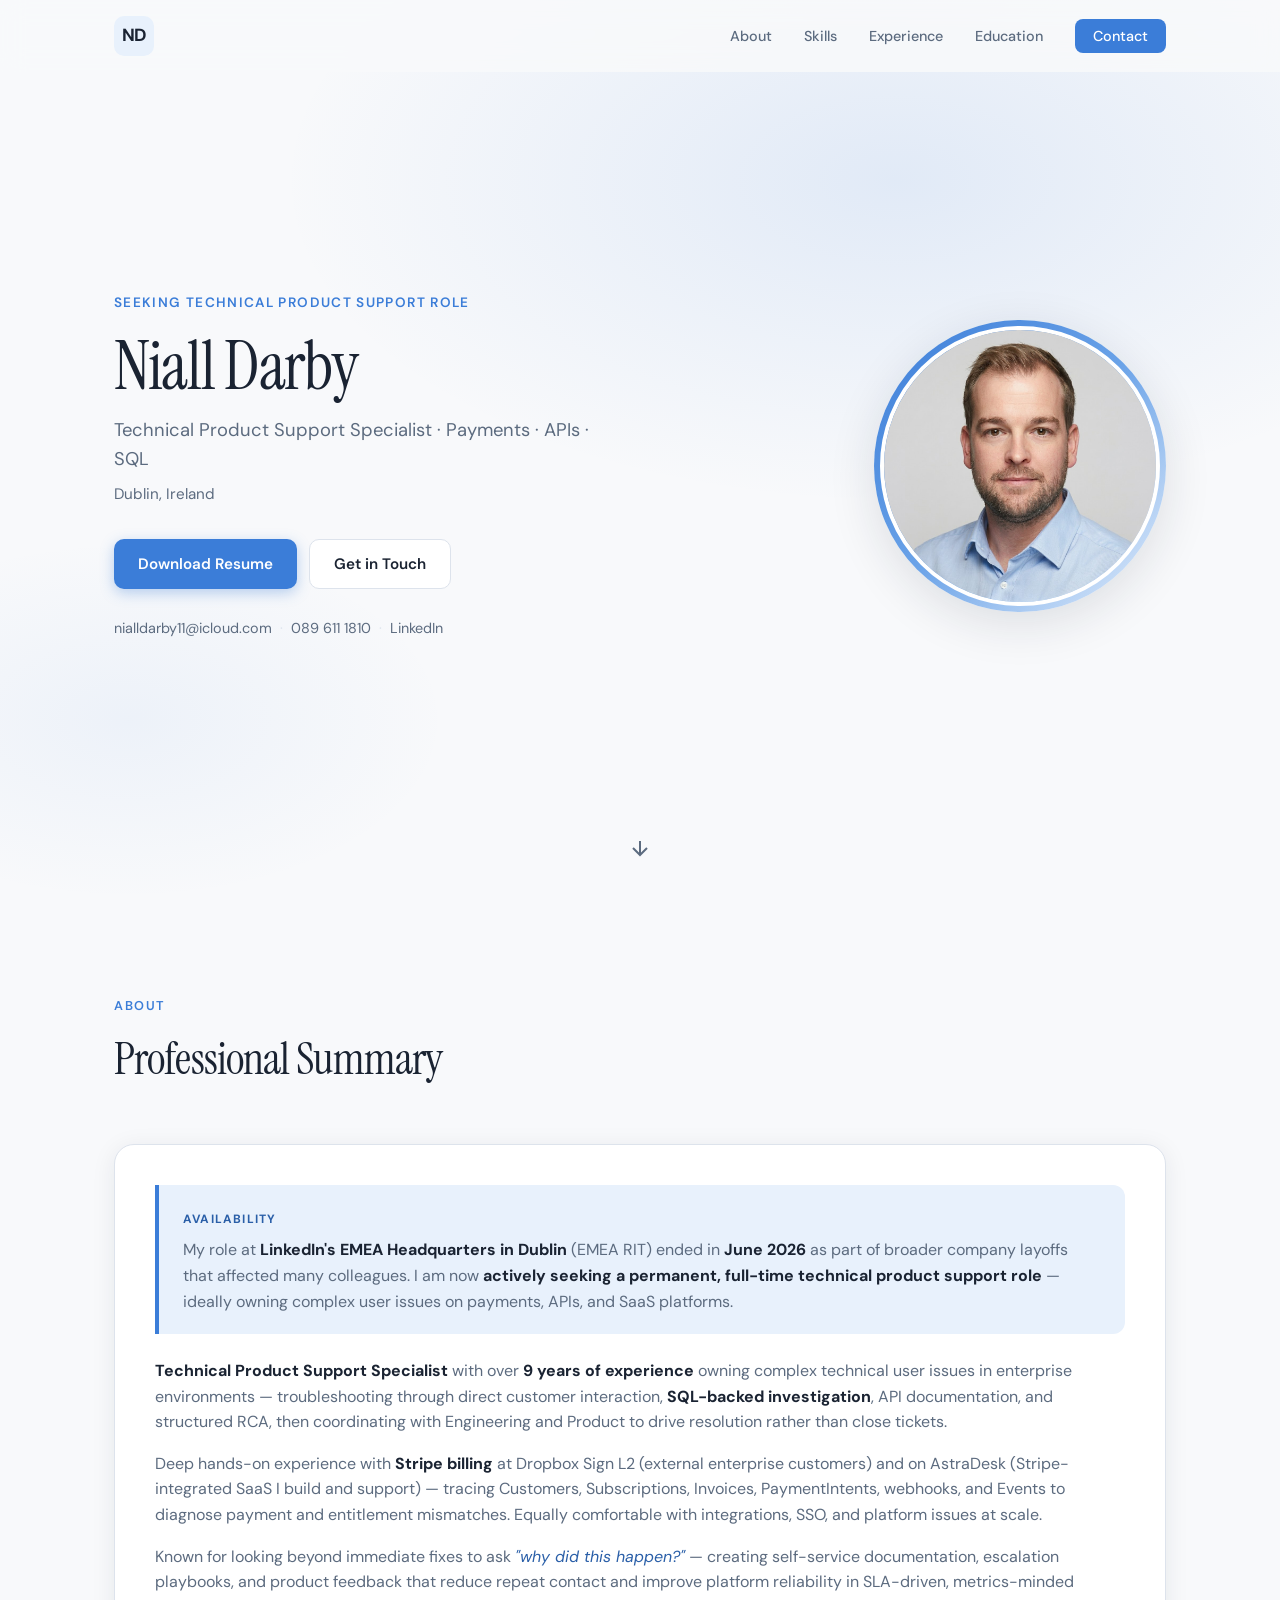
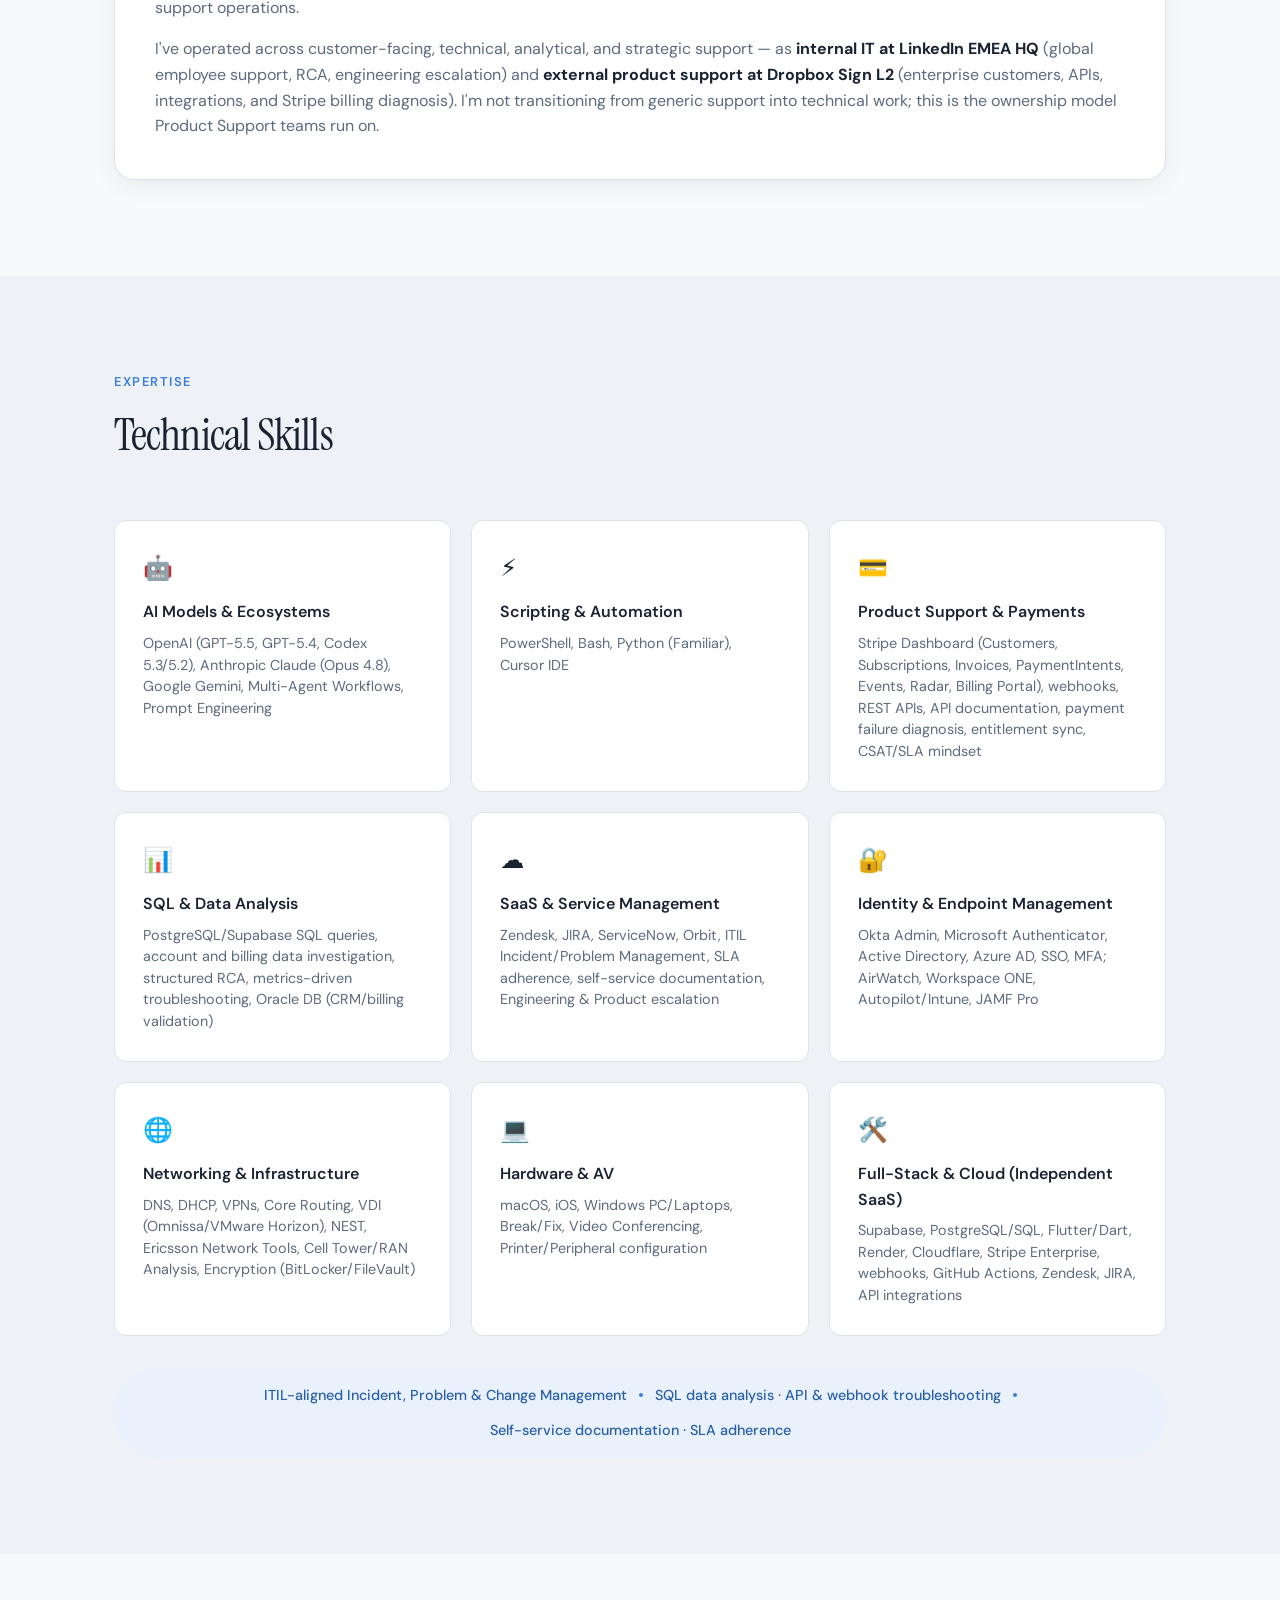
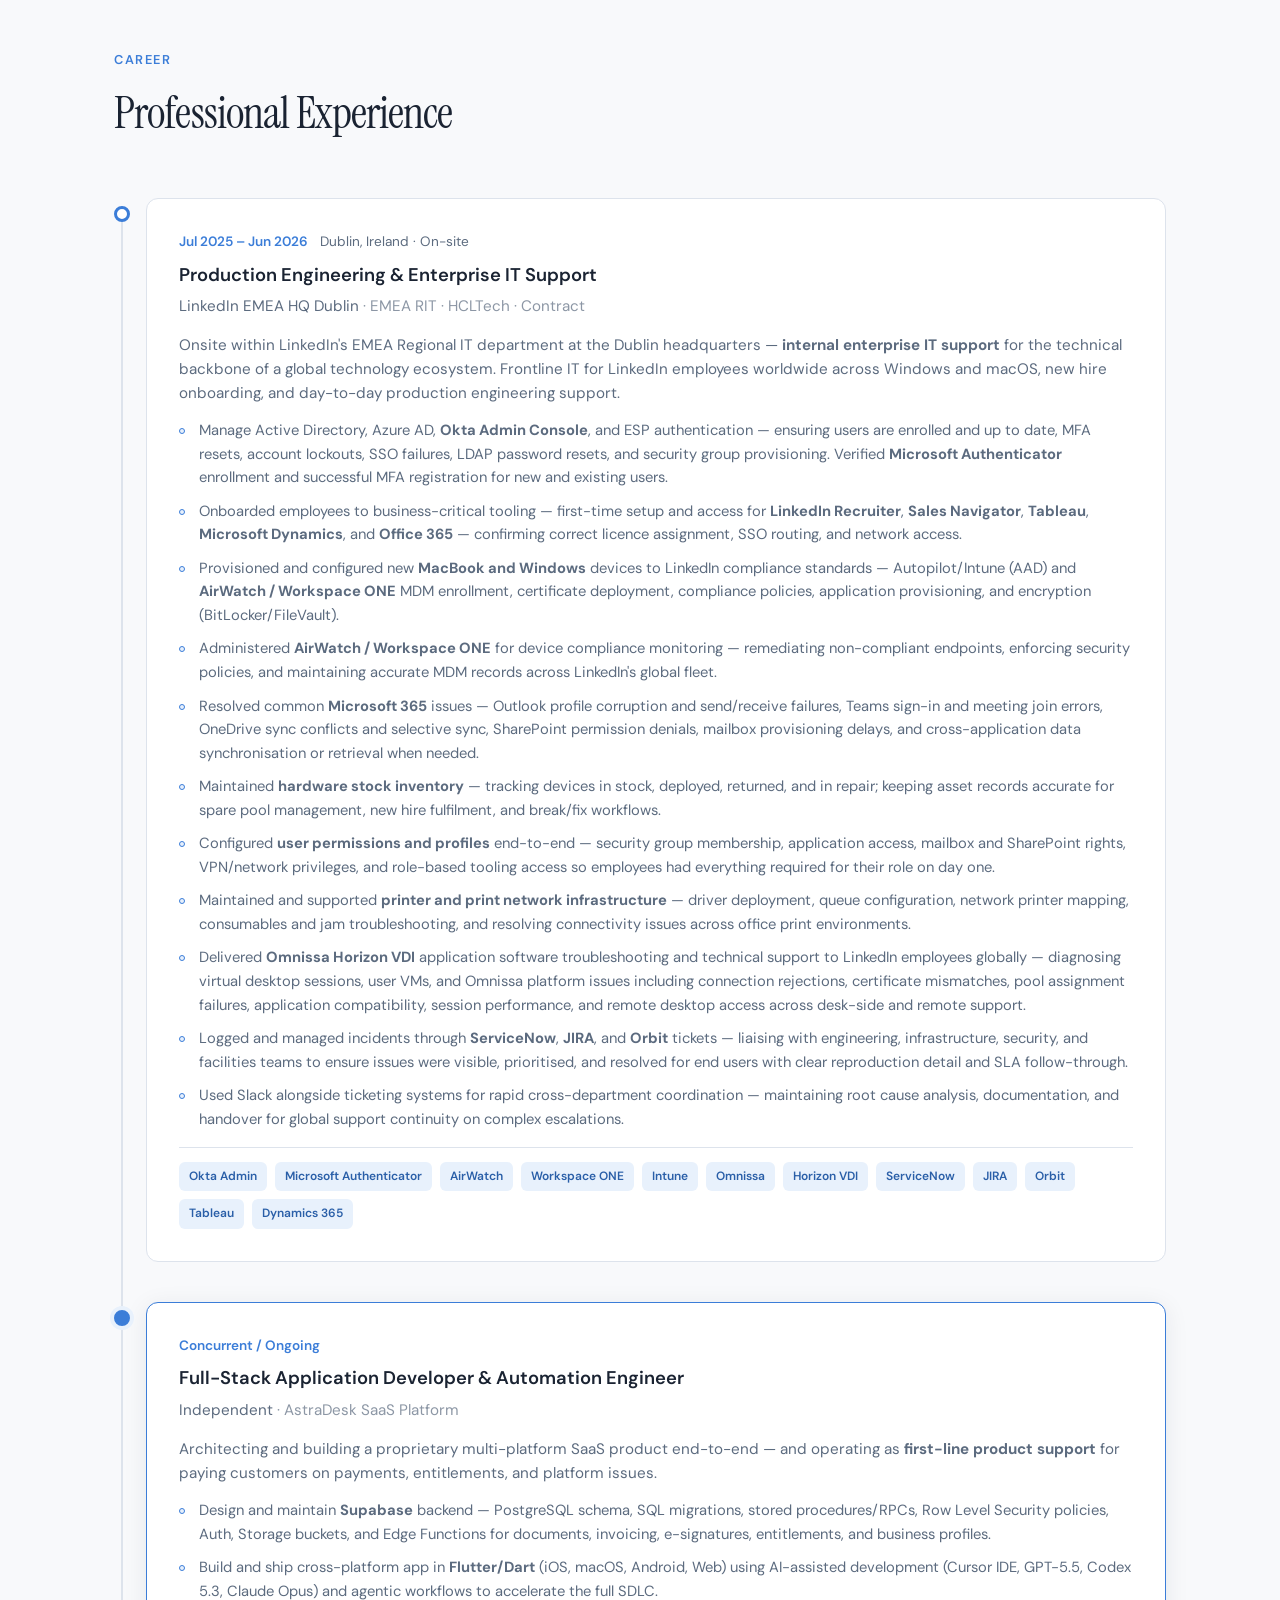
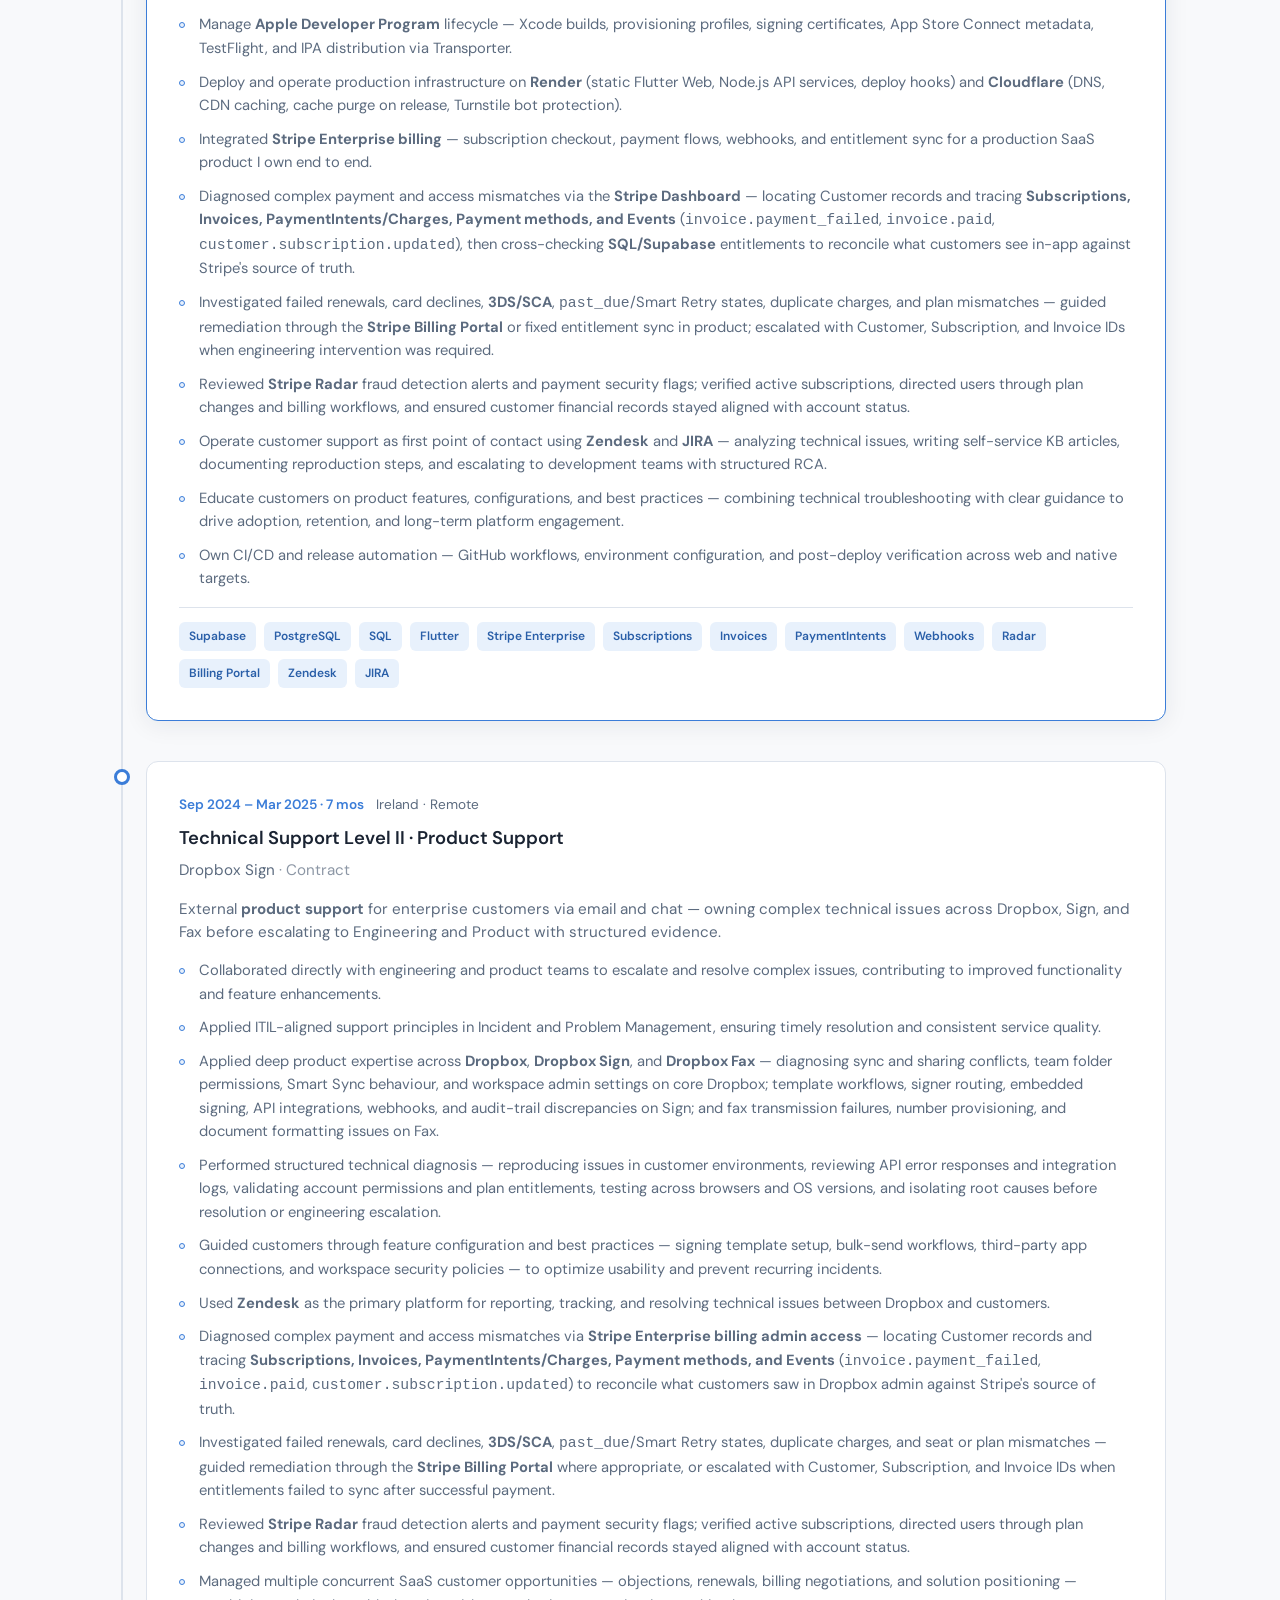
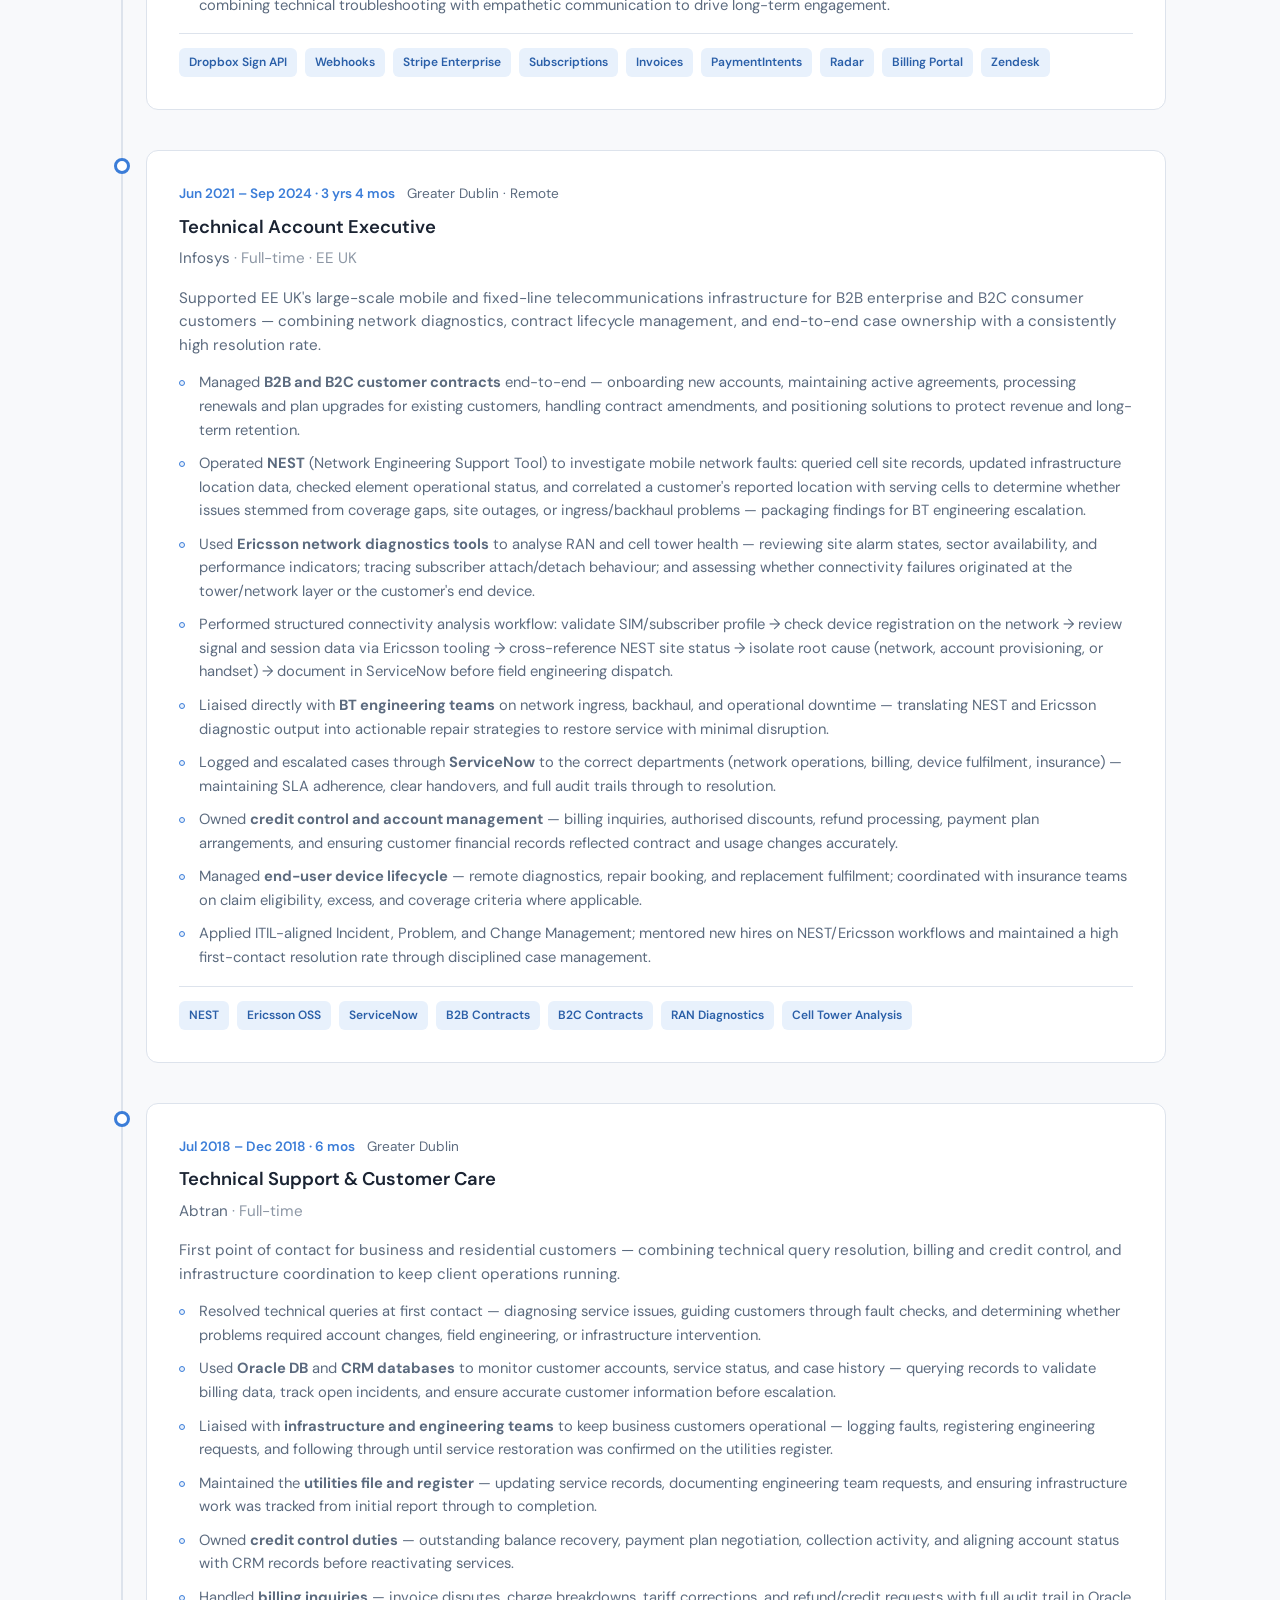
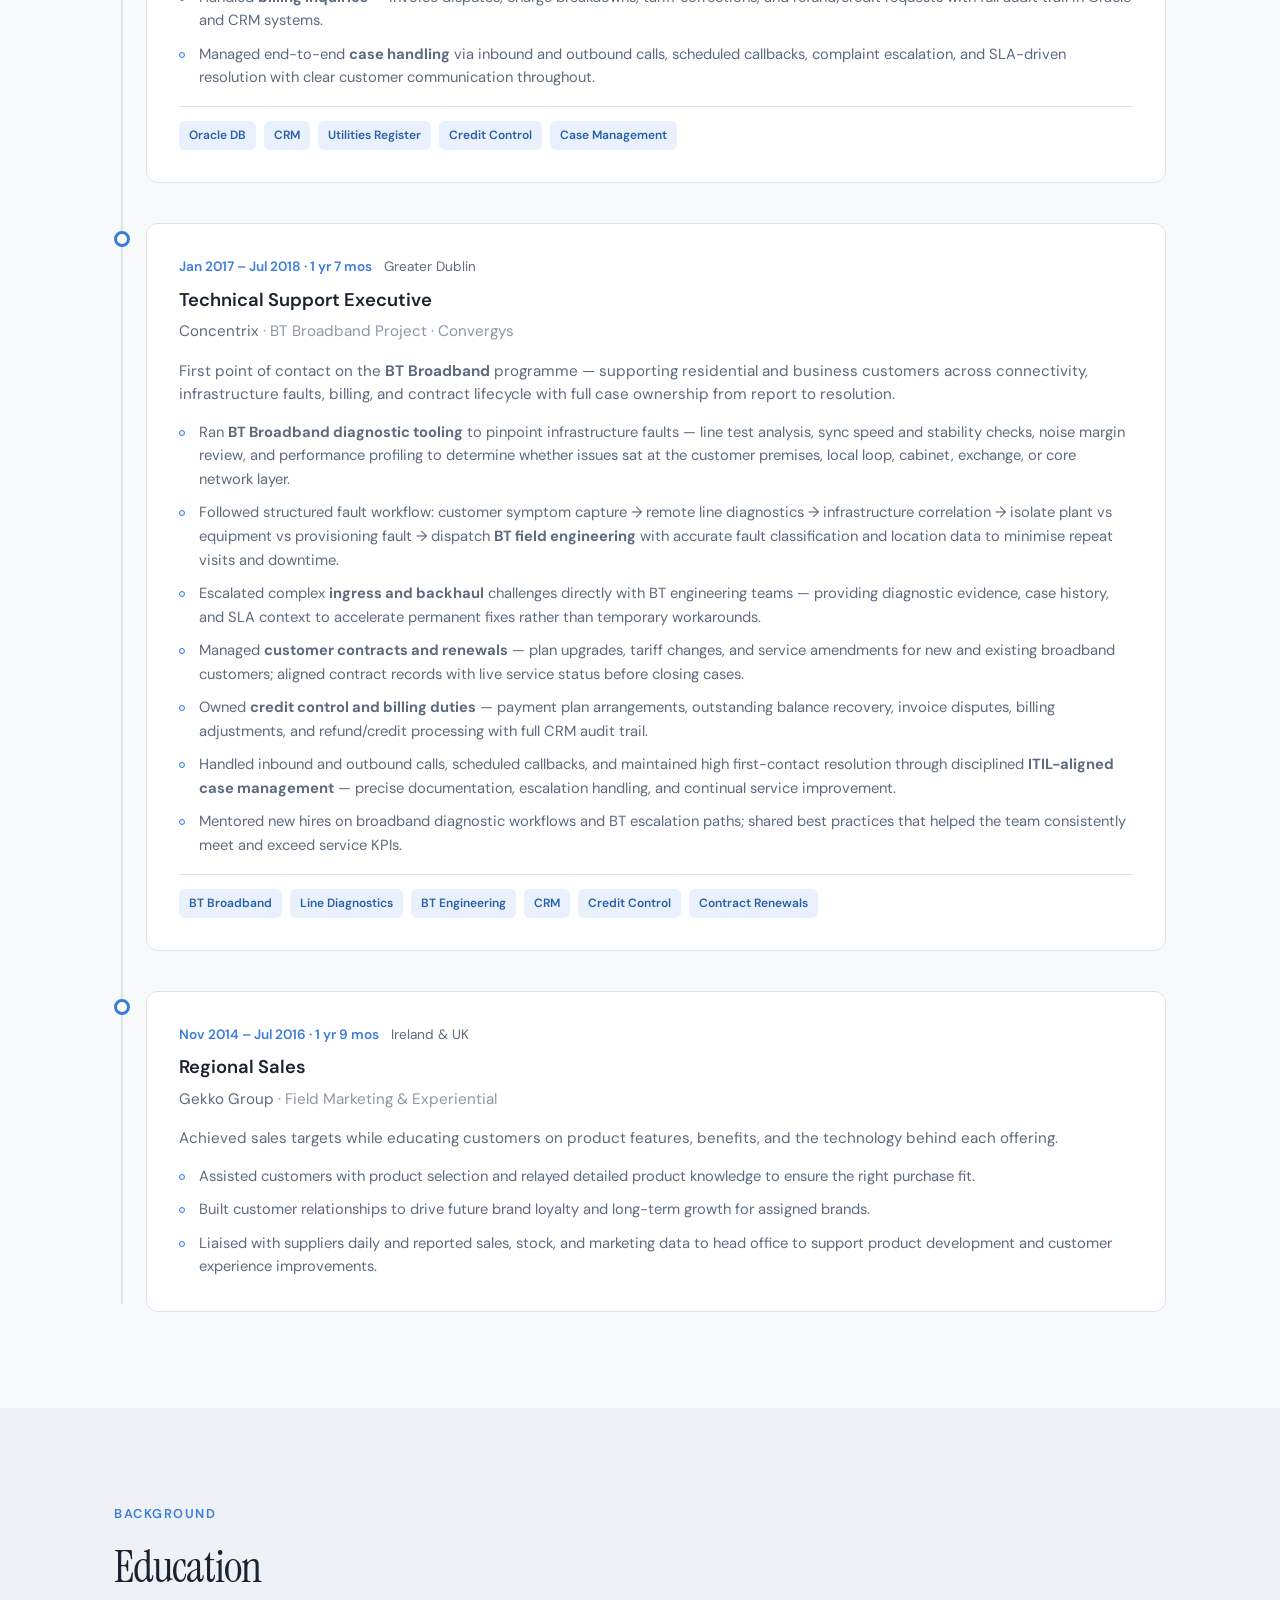
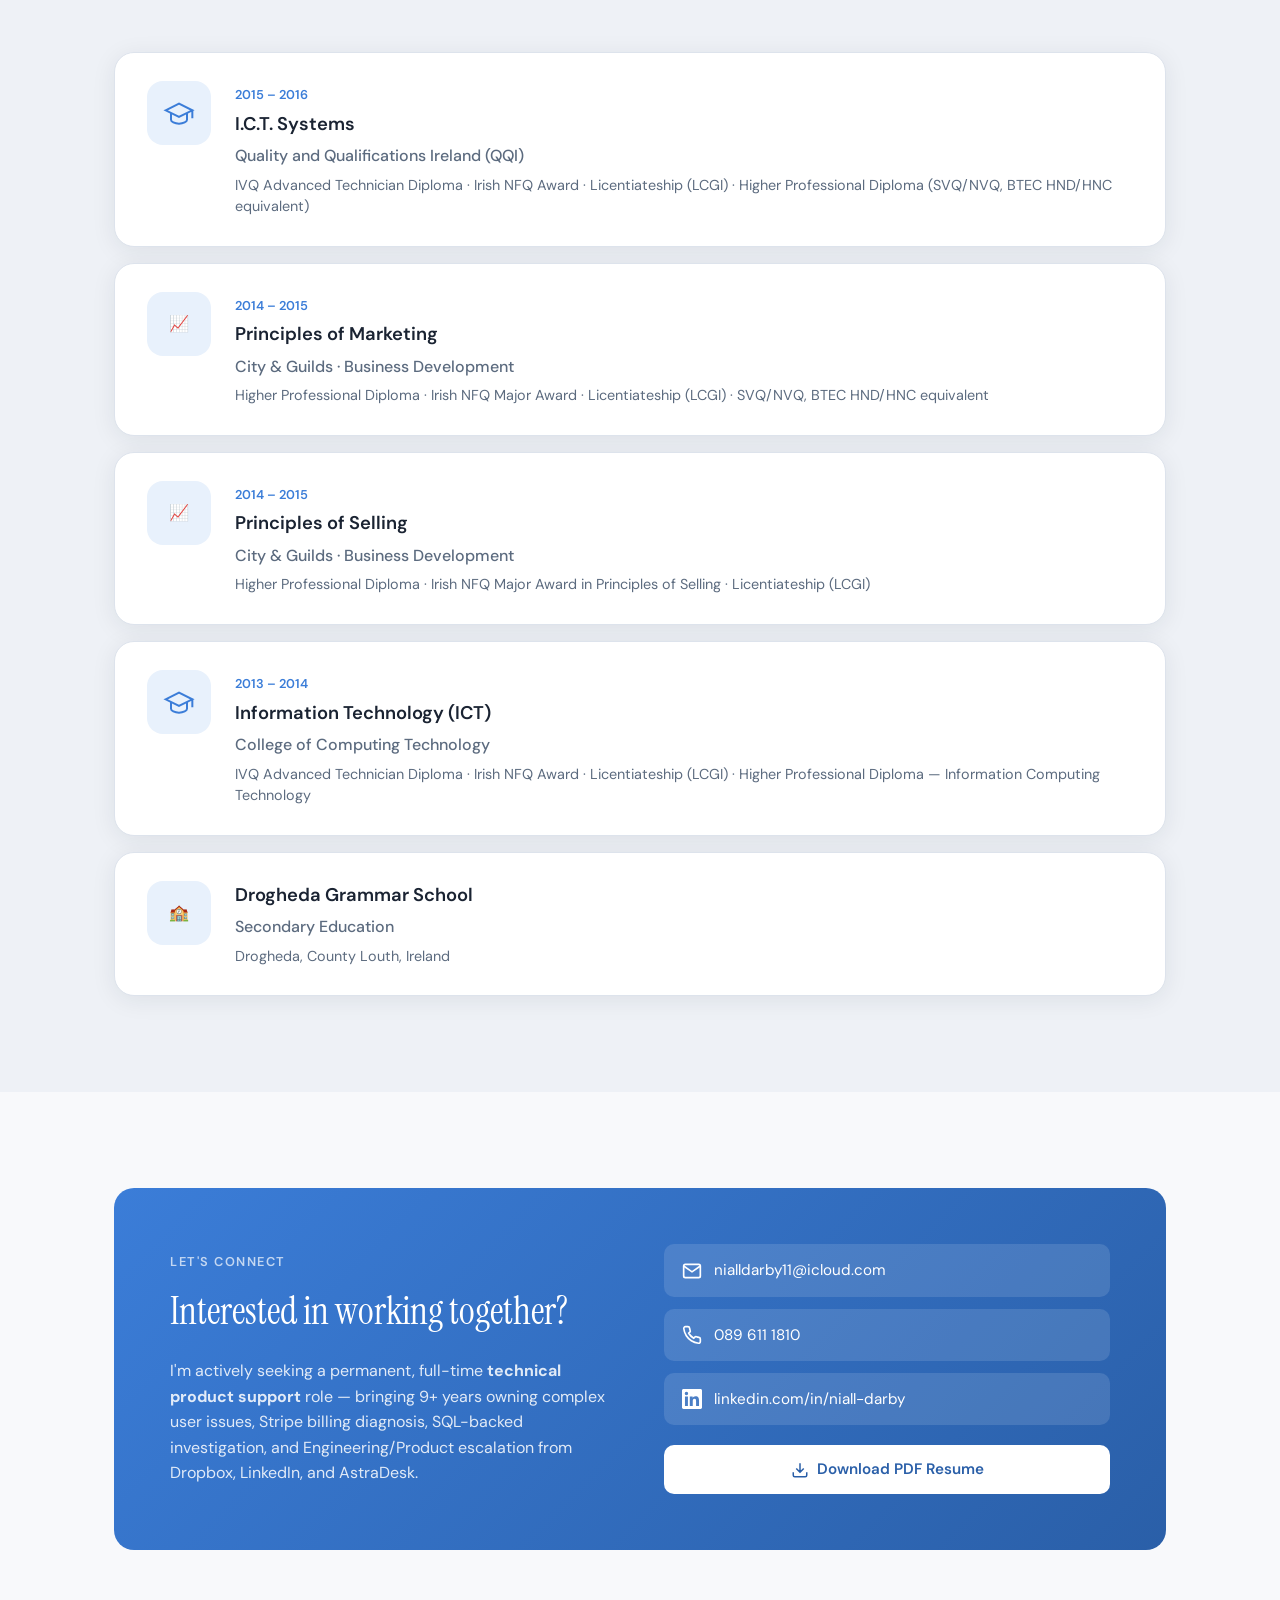
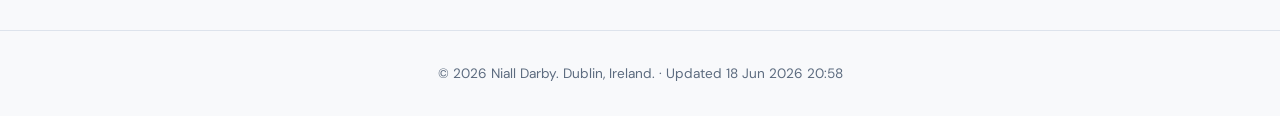
<file: index.html>
<!DOCTYPE html>
<html lang="en">
<head>
  <meta charset="UTF-8">
  <meta name="viewport" content="width=device-width, initial-scale=1.0">
  <meta http-equiv="Cache-Control" content="no-cache, no-store, must-revalidate">
  <meta http-equiv="Pragma" content="no-cache">
  <meta name="description" content="Niall Darby — Technical Product Support Specialist. 9+ years owning complex user issues, APIs, SQL, and Stripe billing at Dropbox, LinkedIn, and AstraDesk. Dublin, Ireland.">
  <title>Niall Darby | Technical Product Support Specialist</title>
  <link rel="preconnect" href="https://fonts.googleapis.com">
  <link rel="preconnect" href="https://fonts.gstatic.com" crossorigin>
  <link href="https://fonts.googleapis.com/css2?family=DM+Sans:ital,opsz,wght@0,9..40,400;0,9..40,500;0,9..40,600;0,9..40,700;1,9..40,400&family=Instrument+Serif:ital@0;1&display=swap" rel="stylesheet">
  <link rel="stylesheet" href="styles.css">
</head>
<body>
  <nav class="nav" id="nav">
    <div class="nav-inner">
      <a href="#" class="nav-logo">ND</a>
      <button class="nav-toggle" aria-label="Toggle menu" aria-expanded="false">
        <span></span><span></span><span></span>
      </button>
      <ul class="nav-links">
        <li><a href="#about">About</a></li>
        <li><a href="#skills">Skills</a></li>
        <li><a href="#experience">Experience</a></li>
        <li><a href="#education">Education</a></li>
        <li><a href="#contact" class="nav-cta">Contact</a></li>
      </ul>
    </div>
  </nav>

  <header class="hero">
    <div class="hero-bg"></div>
    <div class="container hero-content">
      <div class="hero-text">
        <p class="hero-eyebrow">Seeking technical product support role</p>
        <h1>Niall Darby</h1>
        <p class="hero-title">Technical Product Support Specialist · Payments · APIs · SQL</p>
        <p class="hero-location">Dublin, Ireland</p>
        <div class="hero-actions">
          <a href="assets/Niall_Darby_Resume.pdf" class="btn btn-primary" download>Download Resume</a>
          <a href="#contact" class="btn btn-secondary">Get in Touch</a>
        </div>
        <div class="hero-links">
          <a href="mailto:nialldarby11@icloud.com">nialldarby11@icloud.com</a>
          <span class="divider">·</span>
          <a href="tel:+353896111810">089 611 1810</a>
          <span class="divider">·</span>
          <a href="https://linkedin.com/in/niall-darby-8b8266a9" target="_blank" rel="noopener">LinkedIn</a>
        </div>
      </div>
      <div class="hero-photo-wrap">
        <div class="hero-photo-ring">
          <img src="assets/photo.png" alt="Niall Darby" width="320" height="320">
        </div>
      </div>
    </div>
    <a href="#about" class="scroll-hint" aria-label="Scroll to content">
      <svg width="24" height="24" viewBox="0 0 24 24" fill="none" stroke="currentColor" stroke-width="2"><path d="M12 5v14M5 12l7 7 7-7"/></svg>
    </a>
  </header>

  <main>
    <section id="about" class="section">
      <div class="container">
        <div class="section-header">
          <span class="section-label">About</span>
          <h2>Professional Summary</h2>
        </div>
        <div class="summary-card">
          <div class="current-role-badge">
            <span class="badge-label">Availability</span>
            <p>My role at <strong>LinkedIn's EMEA Headquarters in Dublin</strong> (EMEA RIT) ended in <strong>June 2026</strong> as part of broader company layoffs that affected many colleagues. I am now <strong>actively seeking a permanent, full-time technical product support role</strong> — ideally owning complex user issues on payments, APIs, and SaaS platforms.</p>
          </div>
          <p><strong>Technical Product Support Specialist</strong> with over <strong>9 years of experience</strong> owning complex technical user issues in enterprise environments — troubleshooting through direct customer interaction, <strong>SQL-backed investigation</strong>, API documentation, and structured RCA, then coordinating with Engineering and Product to drive resolution rather than close tickets.</p>
          <p>Deep hands-on experience with <strong>Stripe billing</strong> at Dropbox Sign L2 (external enterprise customers) and on AstraDesk (Stripe-integrated SaaS I build and support) — tracing Customers, Subscriptions, Invoices, PaymentIntents, webhooks, and Events to diagnose payment and entitlement mismatches. Equally comfortable with integrations, SSO, and platform issues at scale.</p>
          <p>Known for looking beyond immediate fixes to ask <em>"why did this happen?"</em> — creating self-service documentation, escalation playbooks, and product feedback that reduce repeat contact and improve platform reliability in SLA-driven, metrics-minded support operations.</p>
          <p>I've operated across customer-facing, technical, analytical, and strategic support — as <strong>internal IT at LinkedIn EMEA HQ</strong> (global employee support, RCA, engineering escalation) and <strong>external product support at Dropbox Sign L2</strong> (enterprise customers, APIs, integrations, and Stripe billing diagnosis). I'm not transitioning from generic support into technical work; this is the ownership model Product Support teams run on.</p>
        </div>
      </div>
    </section>

    <section id="skills" class="section section-alt">
      <div class="container">
        <div class="section-header">
          <span class="section-label">Expertise</span>
          <h2>Technical Skills</h2>
        </div>
        <div class="skills-grid">
          <div class="skill-card">
            <div class="skill-icon">🤖</div>
            <h3>AI Models &amp; Ecosystems</h3>
            <p>OpenAI (GPT-5.5, GPT-5.4, Codex 5.3/5.2), Anthropic Claude (Opus 4.8), Google Gemini, Multi-Agent Workflows, Prompt Engineering</p>
          </div>
          <div class="skill-card">
            <div class="skill-icon">⚡</div>
            <h3>Scripting &amp; Automation</h3>
            <p>PowerShell, Bash, Python (Familiar), Cursor IDE</p>
          </div>
          <div class="skill-card">
            <div class="skill-icon">💳</div>
            <h3>Product Support &amp; Payments</h3>
            <p>Stripe Dashboard (Customers, Subscriptions, Invoices, PaymentIntents, Events, Radar, Billing Portal), webhooks, REST APIs, API documentation, payment failure diagnosis, entitlement sync, CSAT/SLA mindset</p>
          </div>
          <div class="skill-card">
            <div class="skill-icon">📊</div>
            <h3>SQL &amp; Data Analysis</h3>
            <p>PostgreSQL/Supabase SQL queries, account and billing data investigation, structured RCA, metrics-driven troubleshooting, Oracle DB (CRM/billing validation)</p>
          </div>
          <div class="skill-card">
            <div class="skill-icon">☁️</div>
            <h3>SaaS &amp; Service Management</h3>
            <p>Zendesk, JIRA, ServiceNow, Orbit, ITIL Incident/Problem Management, SLA adherence, self-service documentation, Engineering &amp; Product escalation</p>
          </div>
          <div class="skill-card">
            <div class="skill-icon">🔐</div>
            <h3>Identity &amp; Endpoint Management</h3>
            <p>Okta Admin, Microsoft Authenticator, Active Directory, Azure AD, SSO, MFA; AirWatch, Workspace ONE, Autopilot/Intune, JAMF Pro</p>
          </div>
          <div class="skill-card">
            <div class="skill-icon">🌐</div>
            <h3>Networking &amp; Infrastructure</h3>
            <p>DNS, DHCP, VPNs, Core Routing, VDI (Omnissa/VMware Horizon), NEST, Ericsson Network Tools, Cell Tower/RAN Analysis, Encryption (BitLocker/FileVault)</p>
          </div>
          <div class="skill-card">
            <div class="skill-icon">💻</div>
            <h3>Hardware &amp; AV</h3>
            <p>macOS, iOS, Windows PC/Laptops, Break/Fix, Video Conferencing, Printer/Peripheral configuration</p>
          </div>
          <div class="skill-card">
            <div class="skill-icon">🛠️</div>
            <h3>Full-Stack &amp; Cloud (Independent SaaS)</h3>
            <p>Supabase, PostgreSQL/SQL, Flutter/Dart, Render, Cloudflare, Stripe Enterprise, webhooks, GitHub Actions, Zendesk, JIRA, API integrations</p>
          </div>
        </div>
        <div class="frameworks-badge">
          <span>ITIL-aligned Incident, Problem &amp; Change Management</span>
          <span class="badge-dot"></span>
          <span>SQL data analysis · API &amp; webhook troubleshooting</span>
          <span class="badge-dot"></span>
          <span>Self-service documentation · SLA adherence</span>
        </div>
      </div>
    </section>

    <section id="experience" class="section">
      <div class="container">
        <div class="section-header">
          <span class="section-label">Career</span>
          <h2>Professional Experience</h2>
        </div>
        <div class="timeline">
          <article class="timeline-item">
            <div class="timeline-marker"></div>
            <div class="timeline-content">
              <div class="timeline-meta">
                <span class="timeline-date">Jul 2025 – Jun 2026</span>
                <span class="timeline-location">Dublin, Ireland · On-site</span>
              </div>
              <h3>Production Engineering &amp; Enterprise IT Support</h3>
              <p class="timeline-company">LinkedIn EMEA HQ Dublin <span>EMEA RIT · HCLTech · Contract</span></p>
              <p class="timeline-intro">Onsite within LinkedIn's EMEA Regional IT department at the Dublin headquarters — <strong>internal enterprise IT support</strong> for the technical backbone of a global technology ecosystem. Frontline IT for LinkedIn employees worldwide across Windows and macOS, new hire onboarding, and day-to-day production engineering support.</p>
              <ul>
                <li>Manage Active Directory, Azure AD, <strong>Okta Admin Console</strong>, and ESP authentication — ensuring users are enrolled and up to date, MFA resets, account lockouts, SSO failures, LDAP password resets, and security group provisioning. Verified <strong>Microsoft Authenticator</strong> enrollment and successful MFA registration for new and existing users.</li>
                <li>Onboarded employees to business-critical tooling — first-time setup and access for <strong>LinkedIn Recruiter</strong>, <strong>Sales Navigator</strong>, <strong>Tableau</strong>, <strong>Microsoft Dynamics</strong>, and <strong>Office 365</strong> — confirming correct licence assignment, SSO routing, and network access.</li>
                <li>Provisioned and configured new <strong>MacBook and Windows</strong> devices to LinkedIn compliance standards — Autopilot/Intune (AAD) and <strong>AirWatch / Workspace ONE</strong> MDM enrollment, certificate deployment, compliance policies, application provisioning, and encryption (BitLocker/FileVault).</li>
                <li>Administered <strong>AirWatch / Workspace ONE</strong> for device compliance monitoring — remediating non-compliant endpoints, enforcing security policies, and maintaining accurate MDM records across LinkedIn's global fleet.</li>
                <li>Resolved common <strong>Microsoft 365</strong> issues — Outlook profile corruption and send/receive failures, Teams sign-in and meeting join errors, OneDrive sync conflicts and selective sync, SharePoint permission denials, mailbox provisioning delays, and cross-application data synchronisation or retrieval when needed.</li>
                <li>Maintained <strong>hardware stock inventory</strong> — tracking devices in stock, deployed, returned, and in repair; keeping asset records accurate for spare pool management, new hire fulfilment, and break/fix workflows.</li>
                <li>Configured <strong>user permissions and profiles</strong> end-to-end — security group membership, application access, mailbox and SharePoint rights, VPN/network privileges, and role-based tooling access so employees had everything required for their role on day one.</li>
                <li>Maintained and supported <strong>printer and print network infrastructure</strong> — driver deployment, queue configuration, network printer mapping, consumables and jam troubleshooting, and resolving connectivity issues across office print environments.</li>
                <li>Delivered <strong>Omnissa Horizon VDI</strong> application software troubleshooting and technical support to LinkedIn employees globally — diagnosing virtual desktop sessions, user VMs, and Omnissa platform issues including connection rejections, certificate mismatches, pool assignment failures, application compatibility, session performance, and remote desktop access across desk-side and remote support.</li>
                <li>Logged and managed incidents through <strong>ServiceNow</strong>, <strong>JIRA</strong>, and <strong>Orbit</strong> tickets — liaising with engineering, infrastructure, security, and facilities teams to ensure issues were visible, prioritised, and resolved for end users with clear reproduction detail and SLA follow-through.</li>
                <li>Used Slack alongside ticketing systems for rapid cross-department coordination — maintaining root cause analysis, documentation, and handover for global support continuity on complex escalations.</li>
              </ul>
              <div class="tech-stack">
                <span>Okta Admin</span><span>Microsoft Authenticator</span><span>AirWatch</span><span>Workspace ONE</span><span>Intune</span><span>Omnissa</span><span>Horizon VDI</span><span>ServiceNow</span><span>JIRA</span><span>Orbit</span><span>Tableau</span><span>Dynamics 365</span>
              </div>
            </div>
          </article>

          <article class="timeline-item timeline-item-featured">
            <div class="timeline-marker"></div>
            <div class="timeline-content">
              <div class="timeline-meta">
                <span class="timeline-date">Concurrent / Ongoing</span>
              </div>
              <h3>Full-Stack Application Developer &amp; Automation Engineer</h3>
              <p class="timeline-company">Independent <span>AstraDesk SaaS Platform</span></p>
              <p class="timeline-intro">Architecting and building a proprietary multi-platform SaaS product end-to-end — and operating as <strong>first-line product support</strong> for paying customers on payments, entitlements, and platform issues.</p>
              <ul>
                <li>Design and maintain <strong>Supabase</strong> backend — PostgreSQL schema, SQL migrations, stored procedures/RPCs, Row Level Security policies, Auth, Storage buckets, and Edge Functions for documents, invoicing, e-signatures, entitlements, and business profiles.</li>
                <li>Build and ship cross-platform app in <strong>Flutter/Dart</strong> (iOS, macOS, Android, Web) using AI-assisted development (Cursor IDE, GPT-5.5, Codex 5.3, Claude Opus) and agentic workflows to accelerate the full SDLC.</li>
                <li>Manage <strong>Apple Developer Program</strong> lifecycle — Xcode builds, provisioning profiles, signing certificates, App Store Connect metadata, TestFlight, and IPA distribution via Transporter.</li>
                <li>Deploy and operate production infrastructure on <strong>Render</strong> (static Flutter Web, Node.js API services, deploy hooks) and <strong>Cloudflare</strong> (DNS, CDN caching, cache purge on release, Turnstile bot protection).</li>
                <li>Integrated <strong>Stripe Enterprise billing</strong> — subscription checkout, payment flows, webhooks, and entitlement sync for a production SaaS product I own end to end.</li>
                <li>Diagnosed complex payment and access mismatches via the <strong>Stripe Dashboard</strong> — locating Customer records and tracing <strong>Subscriptions, Invoices, PaymentIntents/Charges, Payment methods, and Events</strong> (<code>invoice.payment_failed</code>, <code>invoice.paid</code>, <code>customer.subscription.updated</code>), then cross-checking <strong>SQL/Supabase</strong> entitlements to reconcile what customers see in-app against Stripe's source of truth.</li>
                <li>Investigated failed renewals, card declines, <strong>3DS/SCA</strong>, <code>past_due</code>/Smart Retry states, duplicate charges, and plan mismatches — guided remediation through the <strong>Stripe Billing Portal</strong> or fixed entitlement sync in product; escalated with Customer, Subscription, and Invoice IDs when engineering intervention was required.</li>
                <li>Reviewed <strong>Stripe Radar</strong> fraud detection alerts and payment security flags; verified active subscriptions, directed users through plan changes and billing workflows, and ensured customer financial records stayed aligned with account status.</li>
                <li>Operate customer support as first point of contact using <strong>Zendesk</strong> and <strong>JIRA</strong> — analyzing technical issues, writing self-service KB articles, documenting reproduction steps, and escalating to development teams with structured RCA.</li>
                <li>Educate customers on product features, configurations, and best practices — combining technical troubleshooting with clear guidance to drive adoption, retention, and long-term platform engagement.</li>
                <li>Own CI/CD and release automation — GitHub workflows, environment configuration, and post-deploy verification across web and native targets.</li>
              </ul>
              <div class="tech-stack">
                <span>Supabase</span><span>PostgreSQL</span><span>SQL</span><span>Flutter</span><span>Stripe Enterprise</span><span>Subscriptions</span><span>Invoices</span><span>PaymentIntents</span><span>Webhooks</span><span>Radar</span><span>Billing Portal</span><span>Zendesk</span><span>JIRA</span>
              </div>
            </div>
          </article>

          <article class="timeline-item">
            <div class="timeline-marker"></div>
            <div class="timeline-content">
              <div class="timeline-meta">
                <span class="timeline-date">Sep 2024 – Mar 2025 · 7 mos</span>
                <span class="timeline-location">Ireland · Remote</span>
              </div>
              <h3>Technical Support Level II · Product Support</h3>
              <p class="timeline-company">Dropbox Sign <span>Contract</span></p>
              <p class="timeline-intro">External <strong>product support</strong> for enterprise customers via email and chat — owning complex technical issues across Dropbox, Sign, and Fax before escalating to Engineering and Product with structured evidence.</p>
              <ul>
                <li>Collaborated directly with engineering and product teams to escalate and resolve complex issues, contributing to improved functionality and feature enhancements.</li>
                <li>Applied ITIL-aligned support principles in Incident and Problem Management, ensuring timely resolution and consistent service quality.</li>
                <li>Applied deep product expertise across <strong>Dropbox</strong>, <strong>Dropbox Sign</strong>, and <strong>Dropbox Fax</strong> — diagnosing sync and sharing conflicts, team folder permissions, Smart Sync behaviour, and workspace admin settings on core Dropbox; template workflows, signer routing, embedded signing, API integrations, webhooks, and audit-trail discrepancies on Sign; and fax transmission failures, number provisioning, and document formatting issues on Fax.</li>
                <li>Performed structured technical diagnosis — reproducing issues in customer environments, reviewing API error responses and integration logs, validating account permissions and plan entitlements, testing across browsers and OS versions, and isolating root causes before resolution or engineering escalation.</li>
                <li>Guided customers through feature configuration and best practices — signing template setup, bulk-send workflows, third-party app connections, and workspace security policies — to optimize usability and prevent recurring incidents.</li>
                <li>Used <strong>Zendesk</strong> as the primary platform for reporting, tracking, and resolving technical issues between Dropbox and customers.</li>
                <li>Diagnosed complex payment and access mismatches via <strong>Stripe Enterprise billing admin access</strong> — locating Customer records and tracing <strong>Subscriptions, Invoices, PaymentIntents/Charges, Payment methods, and Events</strong> (<code>invoice.payment_failed</code>, <code>invoice.paid</code>, <code>customer.subscription.updated</code>) to reconcile what customers saw in Dropbox admin against Stripe's source of truth.</li>
                <li>Investigated failed renewals, card declines, <strong>3DS/SCA</strong>, <code>past_due</code>/Smart Retry states, duplicate charges, and seat or plan mismatches — guided remediation through the <strong>Stripe Billing Portal</strong> where appropriate, or escalated with Customer, Subscription, and Invoice IDs when entitlements failed to sync after successful payment.</li>
                <li>Reviewed <strong>Stripe Radar</strong> fraud detection alerts and payment security flags; verified active subscriptions, directed users through plan changes and billing workflows, and ensured customer financial records stayed aligned with account status.</li>
                <li>Managed multiple concurrent SaaS customer opportunities — objections, renewals, billing negotiations, and solution positioning — combining technical troubleshooting with empathetic communication to drive long-term engagement.</li>
              </ul>
              <div class="tech-stack">
                <span>Dropbox Sign API</span><span>Webhooks</span><span>Stripe Enterprise</span><span>Subscriptions</span><span>Invoices</span><span>PaymentIntents</span><span>Radar</span><span>Billing Portal</span><span>Zendesk</span>
              </div>
            </div>
          </article>

          <article class="timeline-item">
            <div class="timeline-marker"></div>
            <div class="timeline-content">
              <div class="timeline-meta">
                <span class="timeline-date">Jun 2021 – Sep 2024 · 3 yrs 4 mos</span>
                <span class="timeline-location">Greater Dublin · Remote</span>
              </div>
              <h3>Technical Account Executive</h3>
              <p class="timeline-company">Infosys <span>Full-time · EE UK</span></p>
              <p class="timeline-intro">Supported EE UK's large-scale mobile and fixed-line telecommunications infrastructure for B2B enterprise and B2C consumer customers — combining network diagnostics, contract lifecycle management, and end-to-end case ownership with a consistently high resolution rate.</p>
              <ul>
                <li>Managed <strong>B2B and B2C customer contracts</strong> end-to-end — onboarding new accounts, maintaining active agreements, processing renewals and plan upgrades for existing customers, handling contract amendments, and positioning solutions to protect revenue and long-term retention.</li>
                <li>Operated <strong>NEST</strong> (Network Engineering Support Tool) to investigate mobile network faults: queried cell site records, updated infrastructure location data, checked element operational status, and correlated a customer's reported location with serving cells to determine whether issues stemmed from coverage gaps, site outages, or ingress/backhaul problems — packaging findings for BT engineering escalation.</li>
                <li>Used <strong>Ericsson network diagnostics tools</strong> to analyse RAN and cell tower health — reviewing site alarm states, sector availability, and performance indicators; tracing subscriber attach/detach behaviour; and assessing whether connectivity failures originated at the tower/network layer or the customer's end device.</li>
                <li>Performed structured connectivity analysis workflow: validate SIM/subscriber profile → check device registration on the network → review signal and session data via Ericsson tooling → cross-reference NEST site status → isolate root cause (network, account provisioning, or handset) → document in ServiceNow before field engineering dispatch.</li>
                <li>Liaised directly with <strong>BT engineering teams</strong> on network ingress, backhaul, and operational downtime — translating NEST and Ericsson diagnostic output into actionable repair strategies to restore service with minimal disruption.</li>
                <li>Logged and escalated cases through <strong>ServiceNow</strong> to the correct departments (network operations, billing, device fulfilment, insurance) — maintaining SLA adherence, clear handovers, and full audit trails through to resolution.</li>
                <li>Owned <strong>credit control and account management</strong> — billing inquiries, authorised discounts, refund processing, payment plan arrangements, and ensuring customer financial records reflected contract and usage changes accurately.</li>
                <li>Managed <strong>end-user device lifecycle</strong> — remote diagnostics, repair booking, and replacement fulfilment; coordinated with insurance teams on claim eligibility, excess, and coverage criteria where applicable.</li>
                <li>Applied ITIL-aligned Incident, Problem, and Change Management; mentored new hires on NEST/Ericsson workflows and maintained a high first-contact resolution rate through disciplined case management.</li>
              </ul>
              <div class="tech-stack">
                <span>NEST</span><span>Ericsson OSS</span><span>ServiceNow</span><span>B2B Contracts</span><span>B2C Contracts</span><span>RAN Diagnostics</span><span>Cell Tower Analysis</span>
              </div>
            </div>
          </article>

          <article class="timeline-item">
            <div class="timeline-marker"></div>
            <div class="timeline-content">
              <div class="timeline-meta">
                <span class="timeline-date">Jul 2018 – Dec 2018 · 6 mos</span>
                <span class="timeline-location">Greater Dublin</span>
              </div>
              <h3>Technical Support &amp; Customer Care</h3>
              <p class="timeline-company">Abtran <span>Full-time</span></p>
              <p class="timeline-intro">First point of contact for business and residential customers — combining technical query resolution, billing and credit control, and infrastructure coordination to keep client operations running.</p>
              <ul>
                <li>Resolved technical queries at first contact — diagnosing service issues, guiding customers through fault checks, and determining whether problems required account changes, field engineering, or infrastructure intervention.</li>
                <li>Used <strong>Oracle DB</strong> and <strong>CRM databases</strong> to monitor customer accounts, service status, and case history — querying records to validate billing data, track open incidents, and ensure accurate customer information before escalation.</li>
                <li>Liaised with <strong>infrastructure and engineering teams</strong> to keep business customers operational — logging faults, registering engineering requests, and following through until service restoration was confirmed on the utilities register.</li>
                <li>Maintained the <strong>utilities file and register</strong> — updating service records, documenting engineering team requests, and ensuring infrastructure work was tracked from initial report through to completion.</li>
                <li>Owned <strong>credit control duties</strong> — outstanding balance recovery, payment plan negotiation, collection activity, and aligning account status with CRM records before reactivating services.</li>
                <li>Handled <strong>billing inquiries</strong> — invoice disputes, charge breakdowns, tariff corrections, and refund/credit requests with full audit trail in Oracle and CRM systems.</li>
                <li>Managed end-to-end <strong>case handling</strong> via inbound and outbound calls, scheduled callbacks, complaint escalation, and SLA-driven resolution with clear customer communication throughout.</li>
              </ul>
              <div class="tech-stack">
                <span>Oracle DB</span><span>CRM</span><span>Utilities Register</span><span>Credit Control</span><span>Case Management</span>
              </div>
            </div>
          </article>

          <article class="timeline-item">
            <div class="timeline-marker"></div>
            <div class="timeline-content">
              <div class="timeline-meta">
                <span class="timeline-date">Jan 2017 – Jul 2018 · 1 yr 7 mos</span>
                <span class="timeline-location">Greater Dublin</span>
              </div>
              <h3>Technical Support Executive</h3>
              <p class="timeline-company">Concentrix <span>BT Broadband Project · Convergys</span></p>
              <p class="timeline-intro">First point of contact on the <strong>BT Broadband</strong> programme — supporting residential and business customers across connectivity, infrastructure faults, billing, and contract lifecycle with full case ownership from report to resolution.</p>
              <ul>
                <li>Ran <strong>BT Broadband diagnostic tooling</strong> to pinpoint infrastructure faults — line test analysis, sync speed and stability checks, noise margin review, and performance profiling to determine whether issues sat at the customer premises, local loop, cabinet, exchange, or core network layer.</li>
                <li>Followed structured fault workflow: customer symptom capture → remote line diagnostics → infrastructure correlation → isolate plant vs equipment vs provisioning fault → dispatch <strong>BT field engineering</strong> with accurate fault classification and location data to minimise repeat visits and downtime.</li>
                <li>Escalated complex <strong>ingress and backhaul</strong> challenges directly with BT engineering teams — providing diagnostic evidence, case history, and SLA context to accelerate permanent fixes rather than temporary workarounds.</li>
                <li>Managed <strong>customer contracts and renewals</strong> — plan upgrades, tariff changes, and service amendments for new and existing broadband customers; aligned contract records with live service status before closing cases.</li>
                <li>Owned <strong>credit control and billing duties</strong> — payment plan arrangements, outstanding balance recovery, invoice disputes, billing adjustments, and refund/credit processing with full CRM audit trail.</li>
                <li>Handled inbound and outbound calls, scheduled callbacks, and maintained high first-contact resolution through disciplined <strong>ITIL-aligned case management</strong> — precise documentation, escalation handling, and continual service improvement.</li>
                <li>Mentored new hires on broadband diagnostic workflows and BT escalation paths; shared best practices that helped the team consistently meet and exceed service KPIs.</li>
              </ul>
              <div class="tech-stack">
                <span>BT Broadband</span><span>Line Diagnostics</span><span>BT Engineering</span><span>CRM</span><span>Credit Control</span><span>Contract Renewals</span>
              </div>
            </div>
          </article>

          <article class="timeline-item">
            <div class="timeline-marker"></div>
            <div class="timeline-content">
              <div class="timeline-meta">
                <span class="timeline-date">Nov 2014 – Jul 2016 · 1 yr 9 mos</span>
                <span class="timeline-location">Ireland &amp; UK</span>
              </div>
              <h3>Regional Sales</h3>
              <p class="timeline-company">Gekko Group <span>Field Marketing &amp; Experiential</span></p>
              <p class="timeline-intro">Achieved sales targets while educating customers on product features, benefits, and the technology behind each offering.</p>
              <ul>
                <li>Assisted customers with product selection and relayed detailed product knowledge to ensure the right purchase fit.</li>
                <li>Built customer relationships to drive future brand loyalty and long-term growth for assigned brands.</li>
                <li>Liaised with suppliers daily and reported sales, stock, and marketing data to head office to support product development and customer experience improvements.</li>
              </ul>
            </div>
          </article>
        </div>
      </div>
    </section>

    <section id="education" class="section section-alt">
      <div class="container">
        <div class="section-header">
          <span class="section-label">Background</span>
          <h2>Education</h2>
        </div>
        <div class="education-grid">
          <div class="education-card">
            <div class="education-icon">
              <svg width="32" height="32" viewBox="0 0 24 24" fill="none" stroke="currentColor" stroke-width="1.5"><path d="M22 10v6M2 10l10-5 10 5-10 5z"/><path d="M6 12v5c0 1.5 2.7 3 6 3s6-1.5 6-3v-5"/></svg>
            </div>
            <div>
              <span class="education-date">2015 – 2016</span>
              <h3>I.C.T. Systems</h3>
              <p class="education-org">Quality and Qualifications Ireland (QQI)</p>
              <p class="education-detail">IVQ Advanced Technician Diploma · Irish NFQ Award · Licentiateship (LCGI) · Higher Professional Diploma (SVQ/NVQ, BTEC HND/HNC equivalent)</p>
            </div>
          </div>
          <div class="education-card">
            <div class="education-icon">📈</div>
            <div>
              <span class="education-date">2014 – 2015</span>
              <h3>Principles of Marketing</h3>
              <p class="education-org">City &amp; Guilds · Business Development</p>
              <p class="education-detail">Higher Professional Diploma · Irish NFQ Major Award · Licentiateship (LCGI) · SVQ/NVQ, BTEC HND/HNC equivalent</p>
            </div>
          </div>
          <div class="education-card">
            <div class="education-icon">📈</div>
            <div>
              <span class="education-date">2014 – 2015</span>
              <h3>Principles of Selling</h3>
              <p class="education-org">City &amp; Guilds · Business Development</p>
              <p class="education-detail">Higher Professional Diploma · Irish NFQ Major Award in Principles of Selling · Licentiateship (LCGI)</p>
            </div>
          </div>
          <div class="education-card">
            <div class="education-icon">
              <svg width="32" height="32" viewBox="0 0 24 24" fill="none" stroke="currentColor" stroke-width="1.5"><path d="M22 10v6M2 10l10-5 10 5-10 5z"/><path d="M6 12v5c0 1.5 2.7 3 6 3s6-1.5 6-3v-5"/></svg>
            </div>
            <div>
              <span class="education-date">2013 – 2014</span>
              <h3>Information Technology (ICT)</h3>
              <p class="education-org">College of Computing Technology</p>
              <p class="education-detail">IVQ Advanced Technician Diploma · Irish NFQ Award · Licentiateship (LCGI) · Higher Professional Diploma — Information Computing Technology</p>
            </div>
          </div>
          <div class="education-card">
            <div class="education-icon">🏫</div>
            <div>
              <h3>Drogheda Grammar School</h3>
              <p class="education-org">Secondary Education</p>
              <p class="education-detail">Drogheda, County Louth, Ireland</p>
            </div>
          </div>
        </div>
      </div>
    </section>

    <section id="contact" class="section contact-section">
      <div class="container">
        <div class="contact-card">
          <div class="contact-text">
            <span class="section-label">Let's connect</span>
            <h2>Interested in working together?</h2>
            <p>I'm actively seeking a permanent, full-time <strong>technical product support</strong> role — bringing 9+ years owning complex user issues, Stripe billing diagnosis, SQL-backed investigation, and Engineering/Product escalation from Dropbox, LinkedIn, and AstraDesk.</p>
          </div>
          <div class="contact-actions">
            <a href="mailto:nialldarby11@icloud.com" class="contact-link">
              <svg width="20" height="20" viewBox="0 0 24 24" fill="none" stroke="currentColor" stroke-width="2"><rect x="2" y="4" width="20" height="16" rx="2"/><path d="M22 6l-10 7L2 6"/></svg>
              nialldarby11@icloud.com
            </a>
            <a href="tel:+353896111810" class="contact-link">
              <svg width="20" height="20" viewBox="0 0 24 24" fill="none" stroke="currentColor" stroke-width="2"><path d="M22 16.92v3a2 2 0 01-2.18 2 19.79 19.79 0 01-8.63-3.07 19.5 19.5 0 01-6-6 19.79 19.79 0 01-3.07-8.67A2 2 0 014.11 2h3a2 2 0 012 1.72c.127.96.361 1.903.7 2.81a2 2 0 01-.45 2.11L8.09 9.91a16 16 0 006 6l1.27-1.27a2 2 0 012.11-.45c.907.339 1.85.573 2.81.7A2 2 0 0122 16.92z"/></svg>
              089 611 1810
            </a>
            <a href="https://linkedin.com/in/niall-darby-8b8266a9" class="contact-link" target="_blank" rel="noopener">
              <svg width="20" height="20" viewBox="0 0 24 24" fill="currentColor"><path d="M20.447 20.452h-3.554v-5.569c0-1.328-.027-3.037-1.852-3.037-1.853 0-2.136 1.445-2.136 2.939v5.667H9.351V9h3.414v1.561h.046c.477-.9 1.637-1.85 3.37-1.85 3.601 0 4.267 2.37 4.267 5.455v6.286zM5.337 7.433a2.062 2.062 0 01-2.063-2.065 2.064 2.064 0 114.126 0 2.063 2.063 0 01-2.063 2.065zm1.782 13.019H3.555V9h3.564v11.452zM22.225 0H1.771C.792 0 0 .774 0 1.729v20.542C0 23.227.792 24 1.771 24h20.451C23.2 24 24 23.227 24 22.271V1.729C24 .774 23.2 0 22.222 0h.003z"/></svg>
              linkedin.com/in/niall-darby
            </a>
            <a href="assets/Niall_Darby_Resume.pdf" class="btn btn-primary btn-full" download>
              <svg width="18" height="18" viewBox="0 0 24 24" fill="none" stroke="currentColor" stroke-width="2"><path d="M21 15v4a2 2 0 01-2 2H5a2 2 0 01-2-2v-4M7 10l5 5 5-5M12 15V3"/></svg>
              Download PDF Resume
            </a>
          </div>
        </div>
      </div>
    </section>
  </main>

  <footer class="footer">
    <div class="container">
      <p>&copy; 2026 Niall Darby. Dublin, Ireland. · <span id="site-version">Updated 18 Jun 2026 20:58</span></p>
    </div>
  </footer>

  <script src="script.js"></script>
</body>
</html>
</file>
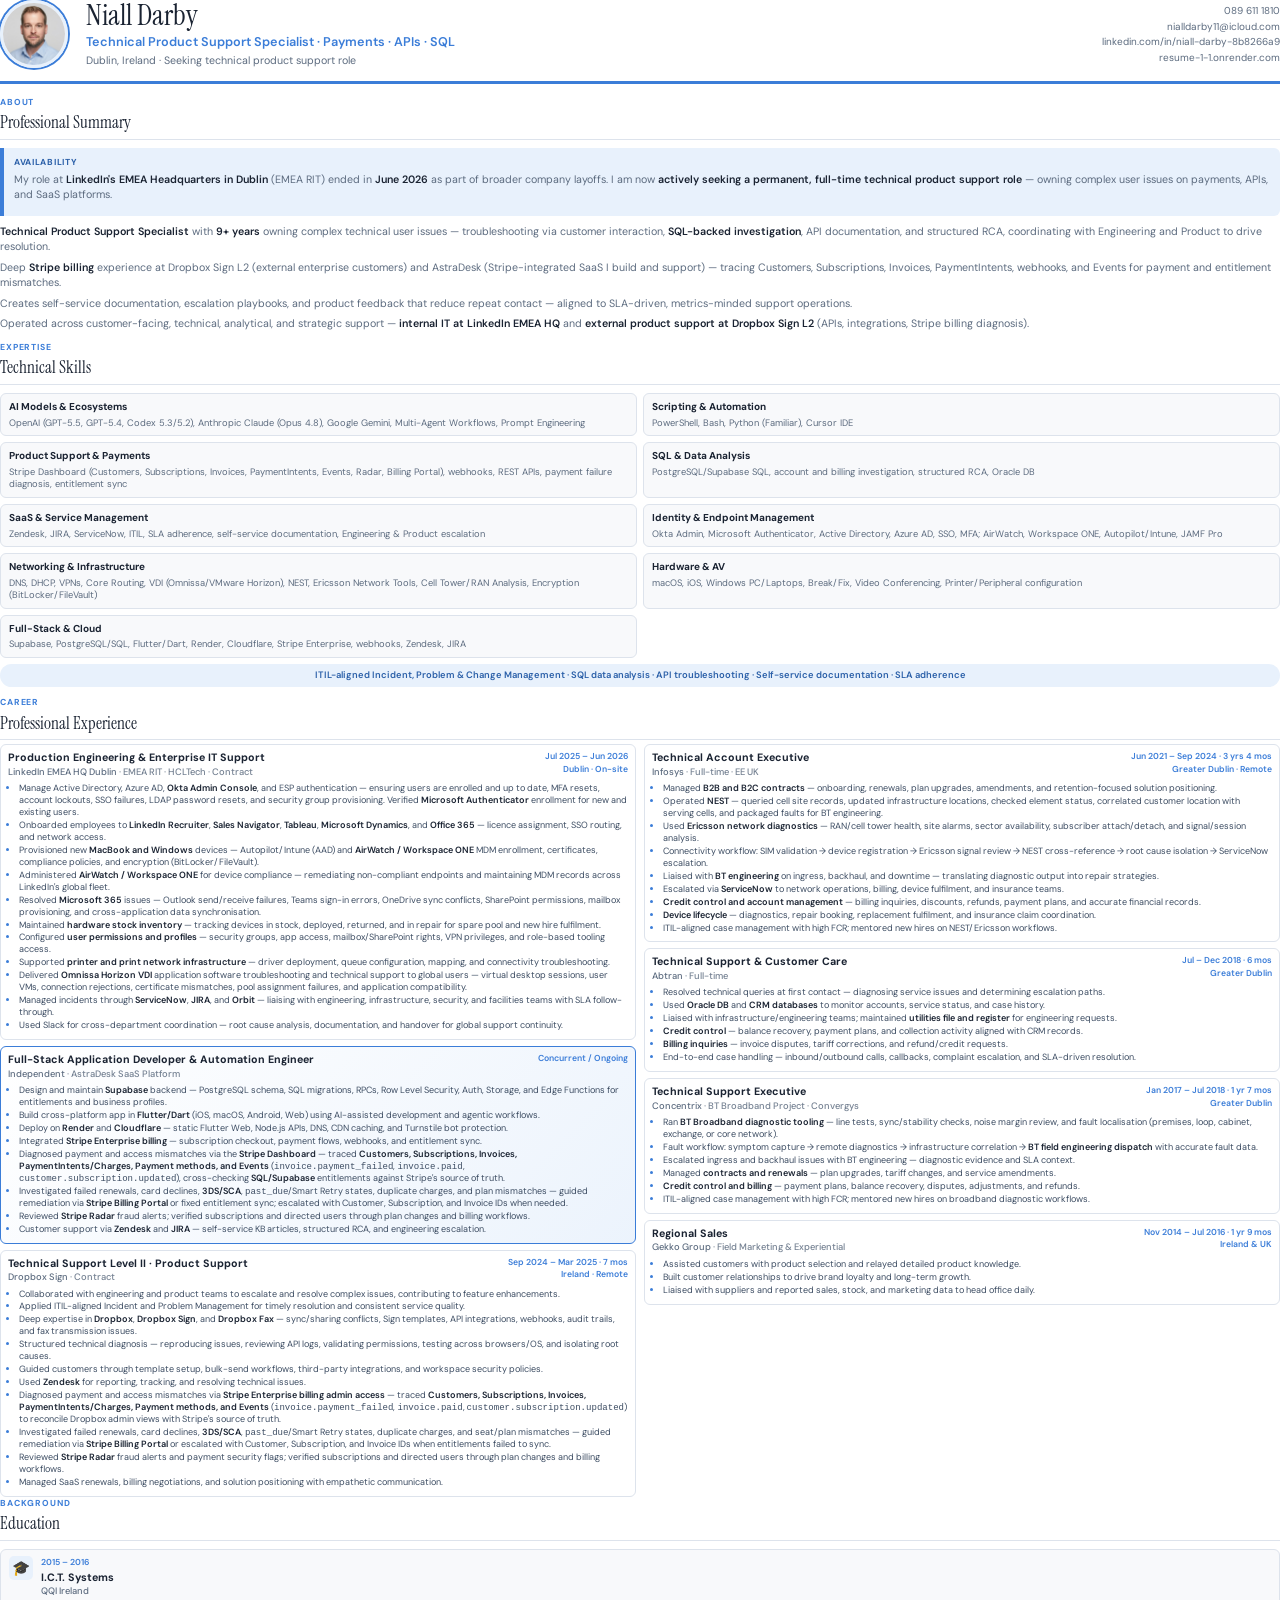
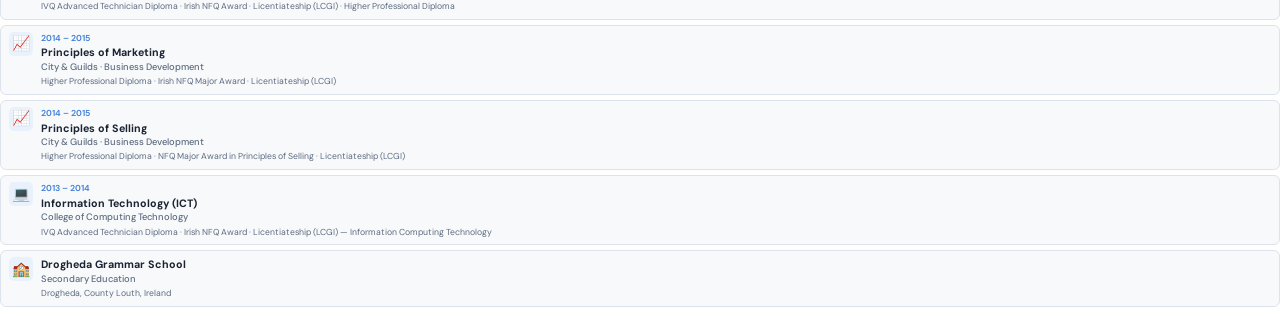
<file: resume-print.html>
<!DOCTYPE html>
<html lang="en">
<head>
  <meta charset="UTF-8">
  <title>Niall Darby — Resume</title>
  <link rel="stylesheet" href="resume-print.css">
</head>
<body>

  <header class="pdf-header">
    <img class="pdf-photo" src="assets/photo.png" alt="Niall Darby">
    <div>
      <h1>Niall Darby</h1>
      <p class="pdf-title">Technical Product Support Specialist · Payments · APIs · SQL</p>
      <p class="pdf-location">Dublin, Ireland · Seeking technical product support role</p>
    </div>
    <div class="pdf-contact">
      <div>089 611 1810</div>
      <div>nialldarby11@icloud.com</div>
      <div>linkedin.com/in/niall-darby-8b8266a9</div>
      <div>resume-1-1.onrender.com</div>
    </div>
  </header>

  <section class="section summary">
    <div class="section-heading">
      <span class="section-label">About</span>
      <h2>Professional Summary</h2>
    </div>
    <div class="current-role">
      <div class="label">Availability</div>
      <p>My role at <strong>LinkedIn's EMEA Headquarters in Dublin</strong> (EMEA RIT) ended in <strong>June 2026</strong> as part of broader company layoffs. I am now <strong>actively seeking a permanent, full-time technical product support role</strong> — owning complex user issues on payments, APIs, and SaaS platforms.</p>
    </div>
    <p><strong>Technical Product Support Specialist</strong> with <strong>9+ years</strong> owning complex technical user issues — troubleshooting via customer interaction, <strong>SQL-backed investigation</strong>, API documentation, and structured RCA, coordinating with Engineering and Product to drive resolution.</p>
    <p>Deep <strong>Stripe billing</strong> experience at Dropbox Sign L2 (external enterprise customers) and AstraDesk (Stripe-integrated SaaS I build and support) — tracing Customers, Subscriptions, Invoices, PaymentIntents, webhooks, and Events for payment and entitlement mismatches.</p>
    <p>Creates self-service documentation, escalation playbooks, and product feedback that reduce repeat contact — aligned to SLA-driven, metrics-minded support operations.</p>
    <p>Operated across customer-facing, technical, analytical, and strategic support — <strong>internal IT at LinkedIn EMEA HQ</strong> and <strong>external product support at Dropbox Sign L2</strong> (APIs, integrations, Stripe billing diagnosis).</p>
  </section>

  <section class="section">
    <div class="section-heading">
      <span class="section-label">Expertise</span>
      <h2>Technical Skills</h2>
    </div>
    <div class="skills-grid">
      <div class="skill-card"><h3>AI Models &amp; Ecosystems</h3><p>OpenAI (GPT-5.5, GPT-5.4, Codex 5.3/5.2), Anthropic Claude (Opus 4.8), Google Gemini, Multi-Agent Workflows, Prompt Engineering</p></div>
      <div class="skill-card"><h3>Scripting &amp; Automation</h3><p>PowerShell, Bash, Python (Familiar), Cursor IDE</p></div>
      <div class="skill-card"><h3>Product Support &amp; Payments</h3><p>Stripe Dashboard (Customers, Subscriptions, Invoices, PaymentIntents, Events, Radar, Billing Portal), webhooks, REST APIs, payment failure diagnosis, entitlement sync</p></div>
      <div class="skill-card"><h3>SQL &amp; Data Analysis</h3><p>PostgreSQL/Supabase SQL, account and billing investigation, structured RCA, Oracle DB</p></div>
      <div class="skill-card"><h3>SaaS &amp; Service Management</h3><p>Zendesk, JIRA, ServiceNow, ITIL, SLA adherence, self-service documentation, Engineering &amp; Product escalation</p></div>
      <div class="skill-card"><h3>Identity &amp; Endpoint Management</h3><p>Okta Admin, Microsoft Authenticator, Active Directory, Azure AD, SSO, MFA; AirWatch, Workspace ONE, Autopilot/Intune, JAMF Pro</p></div>
      <div class="skill-card"><h3>Networking &amp; Infrastructure</h3><p>DNS, DHCP, VPNs, Core Routing, VDI (Omnissa/VMware Horizon), NEST, Ericsson Network Tools, Cell Tower/RAN Analysis, Encryption (BitLocker/FileVault)</p></div>
      <div class="skill-card"><h3>Hardware &amp; AV</h3><p>macOS, iOS, Windows PC/Laptops, Break/Fix, Video Conferencing, Printer/Peripheral configuration</p></div>
      <div class="skill-card"><h3>Full-Stack &amp; Cloud</h3><p>Supabase, PostgreSQL/SQL, Flutter/Dart, Render, Cloudflare, Stripe Enterprise, webhooks, Zendesk, JIRA</p></div>
    </div>
    <p class="frameworks">ITIL-aligned Incident, Problem &amp; Change Management · SQL data analysis · API troubleshooting · Self-service documentation · SLA adherence</p>
  </section>

  <section class="section section-experience">
    <div class="section-heading">
      <span class="section-label">Career</span>
      <h2>Professional Experience</h2>
    </div>

    <div class="jobs-flow">
    <article class="job">
      <div class="job-head">
        <div>
          <h3>Production Engineering &amp; Enterprise IT Support</h3>
          <p class="job-company">LinkedIn EMEA HQ Dublin <span>EMEA RIT · HCLTech · Contract</span></p>
        </div>
        <div class="job-meta">Jul 2025 – Jun 2026<br>Dublin · On-site</div>
      </div>
      <p class="job-intro">Onsite within LinkedIn's EMEA Regional IT department — <strong>internal enterprise IT support</strong> for LinkedIn employees worldwide across Windows and macOS, new hire onboarding, and production engineering support.</p>
      <ul>
        <li>Manage Active Directory, Azure AD, <strong>Okta Admin Console</strong>, and ESP authentication — ensuring users are enrolled and up to date, MFA resets, account lockouts, SSO failures, LDAP password resets, and security group provisioning. Verified <strong>Microsoft Authenticator</strong> enrollment for new and existing users.</li>
        <li>Onboarded employees to <strong>LinkedIn Recruiter</strong>, <strong>Sales Navigator</strong>, <strong>Tableau</strong>, <strong>Microsoft Dynamics</strong>, and <strong>Office 365</strong> — licence assignment, SSO routing, and network access.</li>
        <li>Provisioned new <strong>MacBook and Windows</strong> devices — Autopilot/Intune (AAD) and <strong>AirWatch / Workspace ONE</strong> MDM enrollment, certificates, compliance policies, and encryption (BitLocker/FileVault).</li>
        <li>Administered <strong>AirWatch / Workspace ONE</strong> for device compliance — remediating non-compliant endpoints and maintaining MDM records across LinkedIn's global fleet.</li>
        <li>Resolved <strong>Microsoft 365</strong> issues — Outlook send/receive failures, Teams sign-in errors, OneDrive sync conflicts, SharePoint permissions, mailbox provisioning, and cross-application data synchronisation.</li>
        <li>Maintained <strong>hardware stock inventory</strong> — tracking devices in stock, deployed, returned, and in repair for spare pool and new hire fulfilment.</li>
        <li>Configured <strong>user permissions and profiles</strong> — security groups, app access, mailbox/SharePoint rights, VPN privileges, and role-based tooling access.</li>
        <li>Supported <strong>printer and print network infrastructure</strong> — driver deployment, queue configuration, mapping, and connectivity troubleshooting.</li>
        <li>Delivered <strong>Omnissa Horizon VDI</strong> application software troubleshooting and technical support to global users — virtual desktop sessions, user VMs, connection rejections, certificate mismatches, pool assignment failures, and application compatibility.</li>
        <li>Managed incidents through <strong>ServiceNow</strong>, <strong>JIRA</strong>, and <strong>Orbit</strong> — liaising with engineering, infrastructure, security, and facilities teams with SLA follow-through.</li>
        <li>Used Slack for cross-department coordination — root cause analysis, documentation, and handover for global support continuity.</li>
      </ul>
      <div class="tech-tags"><span>Okta Admin</span><span>Microsoft Authenticator</span><span>AirWatch</span><span>Workspace ONE</span><span>Intune</span><span>Omnissa</span><span>Horizon VDI</span><span>ServiceNow</span><span>JIRA</span><span>Orbit</span><span>Tableau</span><span>Dynamics 365</span></div>
    </article>

    <article class="job featured">
      <div class="job-head">
        <div>
          <h3>Full-Stack Application Developer &amp; Automation Engineer</h3>
          <p class="job-company">Independent <span>AstraDesk SaaS Platform</span></p>
        </div>
        <div class="job-meta">Concurrent / Ongoing</div>
      </div>
      <p class="job-intro">Building a multi-platform SaaS end to end — and operating as <strong>first-line product support</strong> for paying customers on payments, entitlements, and platform issues.</p>
      <ul>
        <li>Design and maintain <strong>Supabase</strong> backend — PostgreSQL schema, SQL migrations, RPCs, Row Level Security, Auth, Storage, and Edge Functions for entitlements and business profiles.</li>
        <li>Build cross-platform app in <strong>Flutter/Dart</strong> (iOS, macOS, Android, Web) using AI-assisted development and agentic workflows.</li>
        <li>Deploy on <strong>Render</strong> and <strong>Cloudflare</strong> — static Flutter Web, Node.js APIs, DNS, CDN caching, and Turnstile bot protection.</li>
        <li>Integrated <strong>Stripe Enterprise billing</strong> — subscription checkout, payment flows, webhooks, and entitlement sync.</li>
        <li>Diagnosed payment and access mismatches via the <strong>Stripe Dashboard</strong> — traced <strong>Customers, Subscriptions, Invoices, PaymentIntents/Charges, Payment methods, and Events</strong> (<code>invoice.payment_failed</code>, <code>invoice.paid</code>, <code>customer.subscription.updated</code>), cross-checking <strong>SQL/Supabase</strong> entitlements against Stripe's source of truth.</li>
        <li>Investigated failed renewals, card declines, <strong>3DS/SCA</strong>, <code>past_due</code>/Smart Retry states, duplicate charges, and plan mismatches — guided remediation via <strong>Stripe Billing Portal</strong> or fixed entitlement sync; escalated with Customer, Subscription, and Invoice IDs when needed.</li>
        <li>Reviewed <strong>Stripe Radar</strong> fraud alerts; verified subscriptions and directed users through plan changes and billing workflows.</li>
        <li>Customer support via <strong>Zendesk</strong> and <strong>JIRA</strong> — self-service KB articles, structured RCA, and engineering escalation.</li>
      </ul>
      <div class="tech-tags"><span>Supabase</span><span>SQL</span><span>Stripe</span><span>PaymentIntents</span><span>Webhooks</span><span>Radar</span><span>Billing Portal</span><span>Zendesk</span><span>JIRA</span></div>
    </article>

    <article class="job">
      <div class="job-head">
        <div>
          <h3>Technical Support Level II · Product Support</h3>
          <p class="job-company">Dropbox Sign <span>Contract</span></p>
        </div>
        <div class="job-meta">Sep 2024 – Mar 2025 · 7 mos<br>Ireland · Remote</div>
      </div>
      <p class="job-intro">External <strong>product support</strong> for enterprise customers — owning complex technical issues across Dropbox, Sign, and Fax before escalating to Engineering and Product.</p>
      <ul>
        <li>Collaborated with engineering and product teams to escalate and resolve complex issues, contributing to feature enhancements.</li>
        <li>Applied ITIL-aligned Incident and Problem Management for timely resolution and consistent service quality.</li>
        <li>Deep expertise in <strong>Dropbox</strong>, <strong>Dropbox Sign</strong>, and <strong>Dropbox Fax</strong> — sync/sharing conflicts, Sign templates, API integrations, webhooks, audit trails, and fax transmission issues.</li>
        <li>Structured technical diagnosis — reproducing issues, reviewing API logs, validating permissions, testing across browsers/OS, and isolating root causes.</li>
        <li>Guided customers through template setup, bulk-send workflows, third-party integrations, and workspace security policies.</li>
        <li>Used <strong>Zendesk</strong> for reporting, tracking, and resolving technical issues.</li>
        <li>Diagnosed payment and access mismatches via <strong>Stripe Enterprise billing admin access</strong> — traced <strong>Customers, Subscriptions, Invoices, PaymentIntents/Charges, Payment methods, and Events</strong> (<code>invoice.payment_failed</code>, <code>invoice.paid</code>, <code>customer.subscription.updated</code>) to reconcile Dropbox admin views with Stripe's source of truth.</li>
        <li>Investigated failed renewals, card declines, <strong>3DS/SCA</strong>, <code>past_due</code>/Smart Retry states, duplicate charges, and seat/plan mismatches — guided remediation via <strong>Stripe Billing Portal</strong> or escalated with Customer, Subscription, and Invoice IDs when entitlements failed to sync.</li>
        <li>Reviewed <strong>Stripe Radar</strong> fraud alerts and payment security flags; verified subscriptions and directed users through plan changes and billing workflows.</li>
        <li>Managed SaaS renewals, billing negotiations, and solution positioning with empathetic communication.</li>
      </ul>
      <div class="tech-tags"><span>Sign API</span><span>Webhooks</span><span>Stripe Enterprise</span><span>Subscriptions</span><span>Invoices</span><span>PaymentIntents</span><span>Radar</span><span>Billing Portal</span><span>Zendesk</span></div>
    </article>

    <article class="job">
      <div class="job-head">
        <div>
          <h3>Technical Account Executive</h3>
          <p class="job-company">Infosys <span>Full-time · EE UK</span></p>
        </div>
        <div class="job-meta">Jun 2021 – Sep 2024 · 3 yrs 4 mos<br>Greater Dublin · Remote</div>
      </div>
      <p class="job-intro">EE UK mobile and fixed-line infrastructure for B2B and B2C customers — network diagnostics, contract lifecycle, and high-resolution case ownership.</p>
      <ul>
        <li>Managed <strong>B2B and B2C contracts</strong> — onboarding, renewals, plan upgrades, amendments, and retention-focused solution positioning.</li>
        <li>Operated <strong>NEST</strong> — queried cell site records, updated infrastructure locations, checked element status, correlated customer location with serving cells, and packaged faults for BT engineering.</li>
        <li>Used <strong>Ericsson network diagnostics</strong> — RAN/cell tower health, site alarms, sector availability, subscriber attach/detach, and signal/session analysis.</li>
        <li>Connectivity workflow: SIM validation → device registration → Ericsson signal review → NEST cross-reference → root cause isolation → ServiceNow escalation.</li>
        <li>Liaised with <strong>BT engineering</strong> on ingress, backhaul, and downtime — translating diagnostic output into repair strategies.</li>
        <li>Escalated via <strong>ServiceNow</strong> to network operations, billing, device fulfilment, and insurance teams.</li>
        <li><strong>Credit control and account management</strong> — billing inquiries, discounts, refunds, payment plans, and accurate financial records.</li>
        <li><strong>Device lifecycle</strong> — diagnostics, repair booking, replacement fulfilment, and insurance claim coordination.</li>
        <li>ITIL-aligned case management with high FCR; mentored new hires on NEST/Ericsson workflows.</li>
      </ul>
      <div class="tech-tags"><span>NEST</span><span>Ericsson OSS</span><span>ServiceNow</span><span>B2B</span><span>B2C</span><span>RAN Diagnostics</span></div>
    </article>

    <article class="job">
      <div class="job-head">
        <div>
          <h3>Technical Support &amp; Customer Care</h3>
          <p class="job-company">Abtran <span>Full-time</span></p>
        </div>
        <div class="job-meta">Jul – Dec 2018 · 6 mos<br>Greater Dublin</div>
      </div>
      <p class="job-intro">First point of contact for business and residential customers — technical resolution, billing, credit control, and infrastructure coordination.</p>
      <ul>
        <li>Resolved technical queries at first contact — diagnosing service issues and determining escalation paths.</li>
        <li>Used <strong>Oracle DB</strong> and <strong>CRM databases</strong> to monitor accounts, service status, and case history.</li>
        <li>Liaised with infrastructure/engineering teams; maintained <strong>utilities file and register</strong> for engineering requests.</li>
        <li><strong>Credit control</strong> — balance recovery, payment plans, and collection activity aligned with CRM records.</li>
        <li><strong>Billing inquiries</strong> — invoice disputes, tariff corrections, and refund/credit requests.</li>
        <li>End-to-end case handling — inbound/outbound calls, callbacks, complaint escalation, and SLA-driven resolution.</li>
      </ul>
      <div class="tech-tags"><span>Oracle DB</span><span>CRM</span><span>Utilities Register</span><span>Credit Control</span></div>
    </article>

    <article class="job">
      <div class="job-head">
        <div>
          <h3>Technical Support Executive</h3>
          <p class="job-company">Concentrix <span>BT Broadband Project · Convergys</span></p>
        </div>
        <div class="job-meta">Jan 2017 – Jul 2018 · 1 yr 7 mos<br>Greater Dublin</div>
      </div>
      <p class="job-intro">BT Broadband programme — connectivity faults, infrastructure diagnostics, engineering dispatch, billing, and contract lifecycle.</p>
      <ul>
        <li>Ran <strong>BT Broadband diagnostic tooling</strong> — line tests, sync/stability checks, noise margin review, and fault localisation (premises, loop, cabinet, exchange, or core network).</li>
        <li>Fault workflow: symptom capture → remote diagnostics → infrastructure correlation → <strong>BT field engineering dispatch</strong> with accurate fault data.</li>
        <li>Escalated ingress and backhaul issues with BT engineering — diagnostic evidence and SLA context.</li>
        <li>Managed <strong>contracts and renewals</strong> — plan upgrades, tariff changes, and service amendments.</li>
        <li><strong>Credit control and billing</strong> — payment plans, balance recovery, disputes, adjustments, and refunds.</li>
        <li>ITIL-aligned case management with high FCR; mentored new hires on broadband diagnostic workflows.</li>
      </ul>
      <div class="tech-tags"><span>BT Broadband</span><span>Line Diagnostics</span><span>BT Engineering</span><span>CRM</span></div>
    </article>

    <article class="job">
      <div class="job-head">
        <div>
          <h3>Regional Sales</h3>
          <p class="job-company">Gekko Group <span>Field Marketing &amp; Experiential</span></p>
        </div>
        <div class="job-meta">Nov 2014 – Jul 2016 · 1 yr 9 mos<br>Ireland &amp; UK</div>
      </div>
      <p class="job-intro">Achieved sales targets while educating customers on product features, benefits, and technology.</p>
      <ul>
        <li>Assisted customers with product selection and relayed detailed product knowledge.</li>
        <li>Built customer relationships to drive brand loyalty and long-term growth.</li>
        <li>Liaised with suppliers and reported sales, stock, and marketing data to head office daily.</li>
      </ul>
    </article>
    </div>
  </section>

  <section class="section section-education">
    <div class="section-heading">
      <span class="section-label">Background</span>
      <h2>Education</h2>
    </div>
    <div class="edu-list">
      <div class="edu-card">
        <div class="edu-icon">🎓</div>
        <div>
          <span class="edu-date">2015 – 2016</span>
          <h3>I.C.T. Systems</h3>
          <p class="edu-org">QQI Ireland</p>
          <p class="edu-detail">IVQ Advanced Technician Diploma · Irish NFQ Award · Licentiateship (LCGI) · Higher Professional Diploma</p>
        </div>
      </div>
      <div class="edu-card">
        <div class="edu-icon">📈</div>
        <div>
          <span class="edu-date">2014 – 2015</span>
          <h3>Principles of Marketing</h3>
          <p class="edu-org">City &amp; Guilds · Business Development</p>
          <p class="edu-detail">Higher Professional Diploma · Irish NFQ Major Award · Licentiateship (LCGI)</p>
        </div>
      </div>
      <div class="edu-card">
        <div class="edu-icon">📈</div>
        <div>
          <span class="edu-date">2014 – 2015</span>
          <h3>Principles of Selling</h3>
          <p class="edu-org">City &amp; Guilds · Business Development</p>
          <p class="edu-detail">Higher Professional Diploma · NFQ Major Award in Principles of Selling · Licentiateship (LCGI)</p>
        </div>
      </div>
      <div class="edu-card">
        <div class="edu-icon">💻</div>
        <div>
          <span class="edu-date">2013 – 2014</span>
          <h3>Information Technology (ICT)</h3>
          <p class="edu-org">College of Computing Technology</p>
          <p class="edu-detail">IVQ Advanced Technician Diploma · Irish NFQ Award · Licentiateship (LCGI) — Information Computing Technology</p>
        </div>
      </div>
      <div class="edu-card">
        <div class="edu-icon">🏫</div>
        <div>
          <h3>Drogheda Grammar School</h3>
          <p class="edu-org">Secondary Education</p>
          <p class="edu-detail">Drogheda, County Louth, Ireland</p>
        </div>
      </div>
    </div>
  </section>

</body>
</html>
</file>
<file: styles.css>
:root {
  --bg: #f8f9fb;
  --bg-alt: #eef1f6;
  --surface: #ffffff;
  --text: #1a2332;
  --text-muted: #5c6b7f;
  --accent: #3b7dd8;
  --accent-dark: #2a5fa8;
  --accent-light: #e8f1fc;
  --border: #dde3ec;
  --shadow: 0 4px 24px rgba(26, 35, 50, 0.08);
  --shadow-lg: 0 12px 48px rgba(26, 35, 50, 0.12);
  --radius: 12px;
  --radius-lg: 20px;
  --font-sans: 'DM Sans', system-ui, sans-serif;
  --font-serif: 'Instrument Serif', Georgia, serif;
  --nav-height: 72px;
}

*, *::before, *::after {
  box-sizing: border-box;
  margin: 0;
  padding: 0;
}

html {
  scroll-behavior: smooth;
  scroll-padding-top: var(--nav-height);
}

body {
  font-family: var(--font-sans);
  font-size: 16px;
  line-height: 1.6;
  color: var(--text);
  background: var(--bg);
  -webkit-font-smoothing: antialiased;
}

img {
  display: block;
  max-width: 100%;
}

a {
  color: var(--accent);
  text-decoration: none;
  transition: color 0.2s;
}

a:hover {
  color: var(--accent-dark);
}

.container {
  width: 100%;
  max-width: 1100px;
  margin: 0 auto;
  padding: 0 24px;
}

/* Navigation */
.nav {
  position: fixed;
  top: 0;
  left: 0;
  right: 0;
  z-index: 100;
  height: var(--nav-height);
  background: rgba(248, 249, 251, 0.85);
  backdrop-filter: blur(12px);
  border-bottom: 1px solid transparent;
  transition: border-color 0.3s, box-shadow 0.3s;
}

.nav.scrolled {
  border-color: var(--border);
  box-shadow: var(--shadow);
}

.nav-inner {
  max-width: 1100px;
  margin: 0 auto;
  padding: 0 24px;
  height: 100%;
  display: flex;
  align-items: center;
  justify-content: space-between;
}

.nav-logo {
  font-weight: 700;
  font-size: 1.1rem;
  color: var(--text);
  letter-spacing: -0.02em;
  width: 40px;
  height: 40px;
  display: flex;
  align-items: center;
  justify-content: center;
  background: var(--accent-light);
  border-radius: 10px;
}

.nav-links {
  display: flex;
  align-items: center;
  gap: 32px;
  list-style: none;
}

.nav-links a {
  color: var(--text-muted);
  font-size: 0.9rem;
  font-weight: 500;
}

.nav-links a:hover {
  color: var(--text);
}

.nav-cta {
  background: var(--accent) !important;
  color: white !important;
  padding: 8px 18px;
  border-radius: 8px;
}

.nav-cta:hover {
  background: var(--accent-dark) !important;
  color: white !important;
}

.nav-toggle {
  display: none;
  flex-direction: column;
  gap: 5px;
  background: none;
  border: none;
  cursor: pointer;
  padding: 4px;
}

.nav-toggle span {
  display: block;
  width: 22px;
  height: 2px;
  background: var(--text);
  border-radius: 2px;
  transition: transform 0.3s, opacity 0.3s;
}

/* Hero */
.hero {
  position: relative;
  min-height: 100vh;
  display: flex;
  align-items: center;
  padding-top: var(--nav-height);
  overflow: hidden;
}

.hero-bg {
  position: absolute;
  inset: 0;
  background:
    radial-gradient(ellipse 80% 60% at 70% 20%, rgba(59, 125, 216, 0.12) 0%, transparent 60%),
    radial-gradient(ellipse 50% 40% at 10% 80%, rgba(59, 125, 216, 0.06) 0%, transparent 50%),
    var(--bg);
}

.hero-content {
  position: relative;
  display: grid;
  grid-template-columns: 1fr auto;
  gap: 48px;
  align-items: center;
  padding: 80px 24px 120px;
}

.hero-eyebrow {
  font-size: 0.85rem;
  font-weight: 600;
  text-transform: uppercase;
  letter-spacing: 0.1em;
  color: var(--accent);
  margin-bottom: 16px;
}

.hero h1 {
  font-family: var(--font-serif);
  font-size: clamp(2.8rem, 6vw, 4.2rem);
  font-weight: 400;
  line-height: 1.1;
  letter-spacing: -0.02em;
  margin-bottom: 12px;
}

.hero-title {
  font-size: 1.15rem;
  color: var(--text-muted);
  margin-bottom: 8px;
  max-width: 480px;
}

.hero-location {
  font-size: 0.95rem;
  color: var(--text-muted);
  margin-bottom: 32px;
}

.hero-actions {
  display: flex;
  gap: 12px;
  flex-wrap: wrap;
  margin-bottom: 28px;
}

.btn {
  display: inline-flex;
  align-items: center;
  gap: 8px;
  padding: 12px 24px;
  border-radius: 10px;
  font-size: 0.95rem;
  font-weight: 600;
  font-family: inherit;
  cursor: pointer;
  transition: transform 0.15s, box-shadow 0.2s, background 0.2s;
  border: none;
}

.btn:hover {
  transform: translateY(-1px);
}

.btn-primary {
  background: var(--accent);
  color: white;
  box-shadow: 0 4px 14px rgba(59, 125, 216, 0.35);
}

.btn-primary:hover {
  background: var(--accent-dark);
  color: white;
  box-shadow: 0 6px 20px rgba(59, 125, 216, 0.4);
}

.btn-secondary {
  background: var(--surface);
  color: var(--text);
  border: 1px solid var(--border);
}

.btn-secondary:hover {
  background: var(--bg-alt);
  color: var(--text);
}

.btn-full {
  width: 100%;
  justify-content: center;
}

.hero-links {
  display: flex;
  flex-wrap: wrap;
  align-items: center;
  gap: 8px;
  font-size: 0.9rem;
}

.hero-links a {
  color: var(--text-muted);
}

.hero-links a:hover {
  color: var(--accent);
}

.hero-links .divider {
  color: var(--border);
}

.hero-photo-wrap {
  display: flex;
  justify-content: center;
}

.hero-photo-ring {
  position: relative;
  border-radius: 50%;
  padding: 6px;
  background: linear-gradient(135deg, var(--accent) 0%, #6ba3e8 50%, var(--accent-light) 100%);
  box-shadow: var(--shadow-lg);
}

.hero-photo-ring img {
  width: 280px;
  height: 280px;
  border-radius: 50%;
  object-fit: cover;
  object-position: center top;
  border: 4px solid var(--surface);
}

.scroll-hint {
  position: absolute;
  bottom: 32px;
  left: 50%;
  transform: translateX(-50%);
  color: var(--text-muted);
  animation: bounce 2s infinite;
}

@keyframes bounce {
  0%, 100% { transform: translateX(-50%) translateY(0); }
  50% { transform: translateX(-50%) translateY(6px); }
}

/* Sections */
.section {
  padding: 96px 0;
}

.section-alt {
  background: var(--bg-alt);
}

.section-header {
  margin-bottom: 48px;
}

.section-label {
  display: block;
  font-size: 0.8rem;
  font-weight: 600;
  text-transform: uppercase;
  letter-spacing: 0.12em;
  color: var(--accent);
  margin-bottom: 8px;
}

.section-header h2 {
  font-family: var(--font-serif);
  font-size: clamp(2rem, 4vw, 2.8rem);
  font-weight: 400;
  letter-spacing: -0.02em;
}

/* Summary */
.summary-card {
  background: var(--surface);
  border-radius: var(--radius-lg);
  padding: 40px;
  box-shadow: var(--shadow);
  border: 1px solid var(--border);
}

.current-role-badge {
  background: var(--accent-light);
  border-left: 4px solid var(--accent);
  border-radius: 0 var(--radius) var(--radius) 0;
  padding: 20px 24px;
  margin-bottom: 24px;
}

.badge-label {
  display: inline-block;
  font-size: 0.75rem;
  font-weight: 700;
  text-transform: uppercase;
  letter-spacing: 0.1em;
  color: var(--accent-dark);
  margin-bottom: 8px;
}

.current-role-badge p {
  color: var(--text);
  margin-bottom: 0;
  line-height: 1.6;
}

.summary-card p {
  color: var(--text-muted);
  margin-bottom: 16px;
}

.summary-card p:last-child {
  margin-bottom: 0;
}

.summary-card strong {
  color: var(--text);
}

.summary-card em {
  color: var(--accent-dark);
  font-style: italic;
}

/* Skills */
.skills-grid {
  display: grid;
  grid-template-columns: repeat(auto-fill, minmax(300px, 1fr));
  gap: 20px;
  margin-bottom: 32px;
}

.skill-card {
  background: var(--surface);
  border-radius: var(--radius);
  padding: 28px;
  border: 1px solid var(--border);
  transition: box-shadow 0.2s, transform 0.2s;
}

.skill-card:hover {
  box-shadow: var(--shadow);
  transform: translateY(-2px);
}

.skill-icon {
  font-size: 1.5rem;
  margin-bottom: 12px;
}

.skill-card h3 {
  font-size: 1rem;
  font-weight: 600;
  margin-bottom: 8px;
}

.skill-card p {
  font-size: 0.9rem;
  color: var(--text-muted);
  line-height: 1.5;
}

.frameworks-badge {
  display: flex;
  flex-wrap: wrap;
  align-items: center;
  justify-content: center;
  gap: 12px;
  padding: 16px 24px;
  background: var(--accent-light);
  border-radius: 100px;
  font-size: 0.9rem;
  font-weight: 500;
  color: var(--accent-dark);
}

.badge-dot {
  width: 4px;
  height: 4px;
  border-radius: 50%;
  background: var(--accent);
}

/* Timeline */
.timeline {
  position: relative;
  padding-left: 32px;
}

.timeline::before {
  content: '';
  position: absolute;
  left: 7px;
  top: 8px;
  bottom: 8px;
  width: 2px;
  background: var(--border);
}

.timeline-item {
  position: relative;
  margin-bottom: 40px;
}

.timeline-item:last-child {
  margin-bottom: 0;
}

.timeline-marker {
  position: absolute;
  left: -32px;
  top: 8px;
  width: 16px;
  height: 16px;
  border-radius: 50%;
  background: var(--surface);
  border: 3px solid var(--accent);
  z-index: 1;
}

.timeline-item-featured .timeline-marker {
  background: var(--accent);
  box-shadow: 0 0 0 4px var(--accent-light);
}

.timeline-content {
  background: var(--surface);
  border-radius: var(--radius);
  padding: 32px;
  border: 1px solid var(--border);
  transition: box-shadow 0.2s;
}

.timeline-item-featured .timeline-content {
  border-color: var(--accent);
  box-shadow: var(--shadow);
}

.timeline-content:hover {
  box-shadow: var(--shadow);
}

.timeline-meta {
  display: flex;
  flex-wrap: wrap;
  gap: 12px;
  margin-bottom: 8px;
}

.timeline-date {
  font-size: 0.85rem;
  font-weight: 600;
  color: var(--accent);
}

.timeline-location {
  font-size: 0.85rem;
  color: var(--text-muted);
}

.timeline-content h3 {
  font-size: 1.15rem;
  font-weight: 600;
  margin-bottom: 4px;
}

.timeline-company {
  font-size: 0.95rem;
  color: var(--text-muted);
  margin-bottom: 16px;
}

.timeline-company span {
  color: var(--text-muted);
  opacity: 0.7;
}

.timeline-company span::before {
  content: '· ';
}

.timeline-intro {
  font-size: 0.95rem;
  color: var(--text-muted);
  margin-bottom: 14px;
  line-height: 1.55;
}

.tech-stack {
  display: flex;
  flex-wrap: wrap;
  gap: 8px;
  margin-top: 16px;
  padding-top: 14px;
  border-top: 1px solid var(--border);
}

.tech-stack span {
  font-size: 0.75rem;
  font-weight: 600;
  padding: 5px 10px;
  border-radius: 6px;
  background: var(--accent-light);
  color: var(--accent-dark);
}

.timeline-content ul {
  list-style: none;
  display: flex;
  flex-direction: column;
  gap: 10px;
}

.timeline-content li {
  font-size: 0.92rem;
  color: var(--text-muted);
  padding-left: 20px;
  position: relative;
}

.timeline-content li::before {
  content: '';
  position: absolute;
  left: 0;
  top: 9px;
  width: 6px;
  height: 6px;
  border-radius: 50%;
  background: var(--accent-light);
  border: 1px solid var(--accent);
}

/* Education */
.education-grid {
  display: flex;
  flex-direction: column;
  gap: 16px;
}

.education-card {
  display: flex;
  align-items: flex-start;
  gap: 24px;
  background: var(--surface);
  border-radius: var(--radius-lg);
  padding: 28px 32px;
  border: 1px solid var(--border);
  box-shadow: var(--shadow);
}

.education-date {
  display: inline-block;
  font-size: 0.8rem;
  font-weight: 600;
  color: var(--accent);
  margin-bottom: 4px;
}

.education-org {
  font-weight: 500;
  color: var(--text-muted);
  margin-bottom: 6px;
}

.education-detail {
  font-size: 0.9rem;
  color: var(--text-muted);
  line-height: 1.5;
}

.education-icon {
  flex-shrink: 0;
  width: 64px;
  height: 64px;
  display: flex;
  align-items: center;
  justify-content: center;
  background: var(--accent-light);
  border-radius: 16px;
  color: var(--accent);
}

.education-card h3 {
  font-size: 1.15rem;
  font-weight: 600;
  margin-bottom: 4px;
}

.education-card p {
  color: var(--text-muted);
}

/* Contact */
.contact-section {
  padding-bottom: 80px;
}

.contact-card {
  display: grid;
  grid-template-columns: 1fr 1fr;
  gap: 48px;
  align-items: center;
  background: linear-gradient(135deg, var(--accent) 0%, var(--accent-dark) 100%);
  border-radius: var(--radius-lg);
  padding: 56px;
  color: white;
}

.contact-text .section-label {
  color: rgba(255, 255, 255, 0.7);
}

.contact-text h2 {
  font-family: var(--font-serif);
  font-size: clamp(1.8rem, 3vw, 2.4rem);
  font-weight: 400;
  margin-bottom: 16px;
}

.contact-text p {
  color: rgba(255, 255, 255, 0.85);
  line-height: 1.6;
}

.contact-actions {
  display: flex;
  flex-direction: column;
  gap: 12px;
}

.contact-link {
  display: flex;
  align-items: center;
  gap: 12px;
  padding: 14px 18px;
  background: rgba(255, 255, 255, 0.12);
  border-radius: 10px;
  color: white;
  font-size: 0.95rem;
  transition: background 0.2s;
}

.contact-link:hover {
  background: rgba(255, 255, 255, 0.2);
  color: white;
}

.contact-card .btn-primary {
  background: white;
  color: var(--accent-dark);
  box-shadow: none;
  margin-top: 8px;
}

.contact-card .btn-primary:hover {
  background: var(--bg);
  color: var(--accent-dark);
}

/* Footer */
.footer {
  padding: 32px 0;
  border-top: 1px solid var(--border);
  text-align: center;
}

.footer p {
  font-size: 0.85rem;
  color: var(--text-muted);
}

/* Mobile nav */
@media (max-width: 768px) {
  .nav-toggle {
    display: flex;
  }

  .nav-links {
    position: fixed;
    top: var(--nav-height);
    left: 0;
    right: 0;
    background: var(--surface);
    flex-direction: column;
    padding: 24px;
    gap: 0;
    border-bottom: 1px solid var(--border);
    box-shadow: var(--shadow);
    transform: translateY(-120%);
    opacity: 0;
    pointer-events: none;
    transition: transform 0.3s, opacity 0.3s;
  }

  .nav-links.open {
    transform: translateY(0);
    opacity: 1;
    pointer-events: all;
  }

  .nav-links li {
    width: 100%;
  }

  .nav-links a {
    display: block;
    padding: 14px 0;
    border-bottom: 1px solid var(--border);
  }

  .nav-links li:last-child a {
    border-bottom: none;
    margin-top: 8px;
    text-align: center;
  }

  .nav-toggle.open span:nth-child(1) {
    transform: rotate(45deg) translate(5px, 5px);
  }

  .nav-toggle.open span:nth-child(2) {
    opacity: 0;
  }

  .nav-toggle.open span:nth-child(3) {
    transform: rotate(-45deg) translate(5px, -5px);
  }

  .hero-content {
    grid-template-columns: 1fr;
    text-align: center;
    padding: 48px 24px 100px;
  }

  .hero-text {
    order: 2;
  }

  .hero-photo-wrap {
    order: 1;
  }

  .hero-photo-ring img {
    width: 200px;
    height: 200px;
  }

  .hero-title {
    margin-left: auto;
    margin-right: auto;
  }

  .hero-actions {
    justify-content: center;
  }

  .hero-links {
    justify-content: center;
  }

  .summary-card {
    padding: 28px;
  }

  .skills-grid {
    grid-template-columns: 1fr;
  }

  .contact-card {
    grid-template-columns: 1fr;
    padding: 36px 28px;
    gap: 32px;
  }

  .education-card {
    flex-direction: column;
    text-align: center;
    padding: 32px 28px;
  }

  .timeline-content {
    padding: 24px;
  }
}
</file>
<file: resume-print.css>
@import url('https://fonts.googleapis.com/css2?family=DM+Sans:opsz,wght@9..40,400;9..40,500;9..40,600;9..40,700&family=Instrument+Serif&display=swap');

@page {
  size: A4;
  margin: 10mm 11mm 12mm;
}

:root {
  --text: #1a2332;
  --text-muted: #5c6b7f;
  --accent: #3b7dd8;
  --accent-dark: #2a5fa8;
  --accent-light: #e8f1fc;
  --border: #dde3ec;
  --surface: #f8f9fb;
}

* { box-sizing: border-box; margin: 0; padding: 0; }

body {
  font-family: 'DM Sans', 'Segoe UI', sans-serif;
  font-size: 8.5pt;
  line-height: 1.45;
  color: var(--text);
  background: #fff;
  -webkit-print-color-adjust: exact;
  print-color-adjust: exact;
}

/* Header */
.pdf-header {
  display: grid;
  grid-template-columns: 72px 1fr auto;
  gap: 14px;
  align-items: center;
  padding-bottom: 12px;
  margin-bottom: 12px;
  border-bottom: 3px solid var(--accent);
}

.pdf-photo {
  width: 68px;
  height: 68px;
  border-radius: 50%;
  object-fit: cover;
  border: 3px solid var(--accent-light);
  box-shadow: 0 0 0 2px var(--accent);
}

.pdf-header h1 {
  font-family: 'Instrument Serif', Georgia, serif;
  font-size: 22pt;
  font-weight: 400;
  line-height: 1.05;
  margin-bottom: 2px;
}

.pdf-title {
  font-size: 9.5pt;
  font-weight: 600;
  color: var(--accent);
}

.pdf-location {
  font-size: 8pt;
  color: var(--text-muted);
  margin-top: 2px;
}

.pdf-contact {
  text-align: right;
  font-size: 7.5pt;
  color: var(--text-muted);
  line-height: 1.55;
}

/* Sections */
.section {
  margin-bottom: 9px;
}

.section-heading {
  break-inside: avoid;
  page-break-inside: avoid;
  break-after: avoid;
  page-break-after: avoid;
}

.section-heading .section-label {
  display: block;
  font-size: 6.5pt;
  font-weight: 700;
  text-transform: uppercase;
  letter-spacing: 0.1em;
  color: var(--accent);
  margin-bottom: 2px;
}

.section-heading h2 {
  font-family: 'Instrument Serif', Georgia, serif;
  font-size: 13pt;
  font-weight: 400;
  color: var(--text);
  margin-bottom: 6px;
  padding-bottom: 4px;
  border-bottom: 1px solid var(--border);
}

.section-label {
  display: block;
  font-size: 6.5pt;
  font-weight: 700;
  text-transform: uppercase;
  letter-spacing: 0.1em;
  color: var(--accent);
  margin-bottom: 2px;
}

.section h2 {
  font-family: 'Instrument Serif', Georgia, serif;
  font-size: 13pt;
  font-weight: 400;
  color: var(--text);
  margin-bottom: 8px;
  padding-bottom: 4px;
  border-bottom: 1px solid var(--border);
}

/* Page 2: keep Professional Experience heading and body together */
.section-experience {
  break-before: page;
  page-break-before: always;
  break-inside: avoid-page;
  page-break-inside: avoid;
  margin-bottom: 0;
}

.section-experience .section-heading {
  margin-bottom: 4px;
}

.section-experience .section-heading h2 {
  margin-bottom: 4px;
  padding-bottom: 3px;
}

.jobs-flow {
  column-count: 2;
  column-gap: 8px;
}

.section-education {
  break-before: page;
  page-break-before: always;
}

/* Summary */
.current-role {
  background: var(--accent-light);
  border-left: 4px solid var(--accent);
  border-radius: 0 6px 6px 0;
  padding: 8px 10px;
  margin-bottom: 8px;
}

.current-role .label {
  font-size: 6.5pt;
  font-weight: 700;
  text-transform: uppercase;
  letter-spacing: 0.08em;
  color: var(--accent-dark);
  margin-bottom: 3px;
}

.summary p {
  color: var(--text-muted);
  margin-bottom: 5px;
  font-size: 8pt;
}

.summary strong { color: var(--text); }
.summary em { color: var(--accent-dark); font-style: italic; }

/* Skills grid */
.skills-grid {
  display: grid;
  grid-template-columns: 1fr 1fr;
  gap: 6px;
}

.skill-card {
  background: var(--surface);
  border: 1px solid var(--border);
  border-radius: 6px;
  padding: 6px 8px;
}

.skill-card h3 {
  font-size: 7.5pt;
  font-weight: 700;
  color: var(--text);
  margin-bottom: 2px;
}

.skill-card p {
  font-size: 7pt;
  color: var(--text-muted);
  line-height: 1.35;
}

.frameworks {
  margin-top: 6px;
  text-align: center;
  font-size: 7pt;
  font-weight: 600;
  color: var(--accent-dark);
  background: var(--accent-light);
  padding: 5px 8px;
  border-radius: 20px;
}

/* Jobs */
.job {
  margin-bottom: 6px;
  padding: 5px 7px;
  border: 1px solid var(--border);
  border-radius: 6px;
  background: #fff;
  break-inside: avoid;
  page-break-inside: avoid;
  -webkit-column-break-inside: avoid;
}

.job.featured {
  border-color: var(--accent);
  background: linear-gradient(135deg, #fff 0%, var(--accent-light) 120%);
}

.job-head {
  display: flex;
  justify-content: space-between;
  gap: 10px;
  margin-bottom: 4px;
  break-after: avoid;
  page-break-after: avoid;
}

.section-experience .job h3 {
  font-size: 8pt;
}

.section-experience .job-meta {
  font-size: 6.5pt;
}

.section-experience .job-company {
  font-size: 7pt;
}

.section-experience .job-intro {
  display: none;
}

.section-experience .job ul {
  padding-left: 11px;
  margin-bottom: 2px;
}

.section-experience .job li {
  font-size: 6.8pt;
  line-height: 1.32;
  margin-bottom: 1px;
}

.section-experience .tech-tags {
  display: none;
}

.job h3 {
  font-size: 9pt;
  font-weight: 700;
  color: var(--text);
}

.job-meta {
  font-size: 7pt;
  color: var(--accent);
  font-weight: 600;
  text-align: right;
  white-space: nowrap;
}

.job-company {
  font-size: 7.5pt;
  color: var(--text-muted);
  font-weight: 500;
}

.job-company span { color: var(--text-muted); opacity: 0.85; }
.job-company span::before { content: ' · '; }

.job-intro {
  font-size: 7.5pt;
  color: var(--text-muted);
  font-style: italic;
  margin-bottom: 4px;
}

.job ul {
  padding-left: 12px;
  margin-bottom: 4px;
}

.job li {
  font-size: 7.5pt;
  color: #3d4d63;
  margin-bottom: 2px;
}

.job li::marker { color: var(--accent); }

.tech-tags {
  display: flex;
  flex-wrap: wrap;
  gap: 3px;
  margin-top: 5px;
  padding-top: 5px;
  border-top: 1px solid var(--border);
}

.tech-tags span {
  font-size: 6pt;
  font-weight: 600;
  padding: 2px 5px;
  border-radius: 4px;
  background: var(--accent-light);
  color: var(--accent-dark);
}

/* Education */
.edu-list {
  display: flex;
  flex-direction: column;
  gap: 5px;
}

.edu-card {
  display: flex;
  gap: 8px;
  align-items: flex-start;
  padding: 6px 8px;
  border: 1px solid var(--border);
  border-radius: 6px;
  background: var(--surface);
  break-inside: avoid;
  page-break-inside: avoid;
}

.edu-icon {
  width: 24px;
  height: 24px;
  background: var(--accent-light);
  border-radius: 5px;
  display: flex;
  align-items: center;
  justify-content: center;
  color: var(--accent);
  font-size: 11pt;
  flex-shrink: 0;
}

.edu-date {
  display: block;
  font-size: 6.5pt;
  font-weight: 600;
  color: var(--accent);
  margin-bottom: 1px;
}

.edu-card h3 { font-size: 8pt; font-weight: 700; }
.edu-org { font-size: 7pt; color: var(--text-muted); font-weight: 500; margin-bottom: 2px; }
.edu-detail { font-size: 6.5pt; color: var(--text-muted); line-height: 1.35; }

strong { font-weight: 600; color: var(--text); }
</file>
